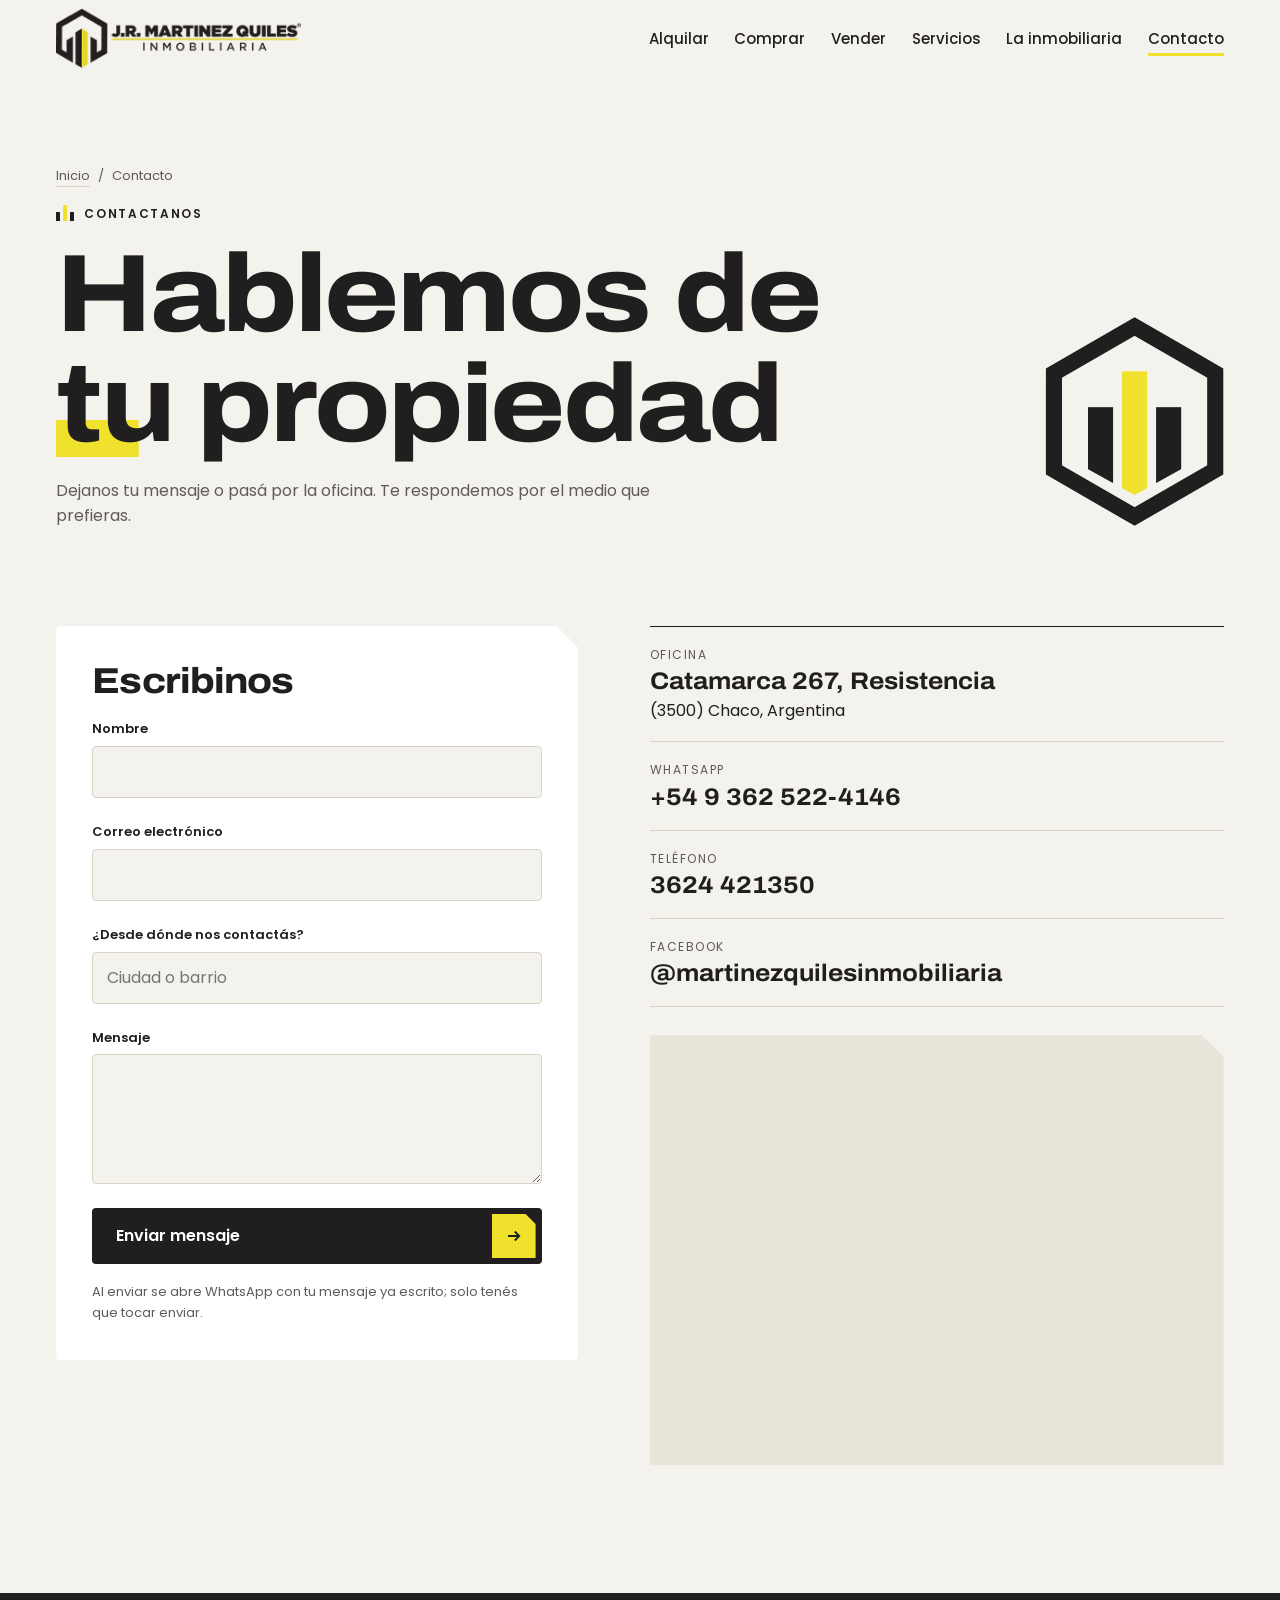
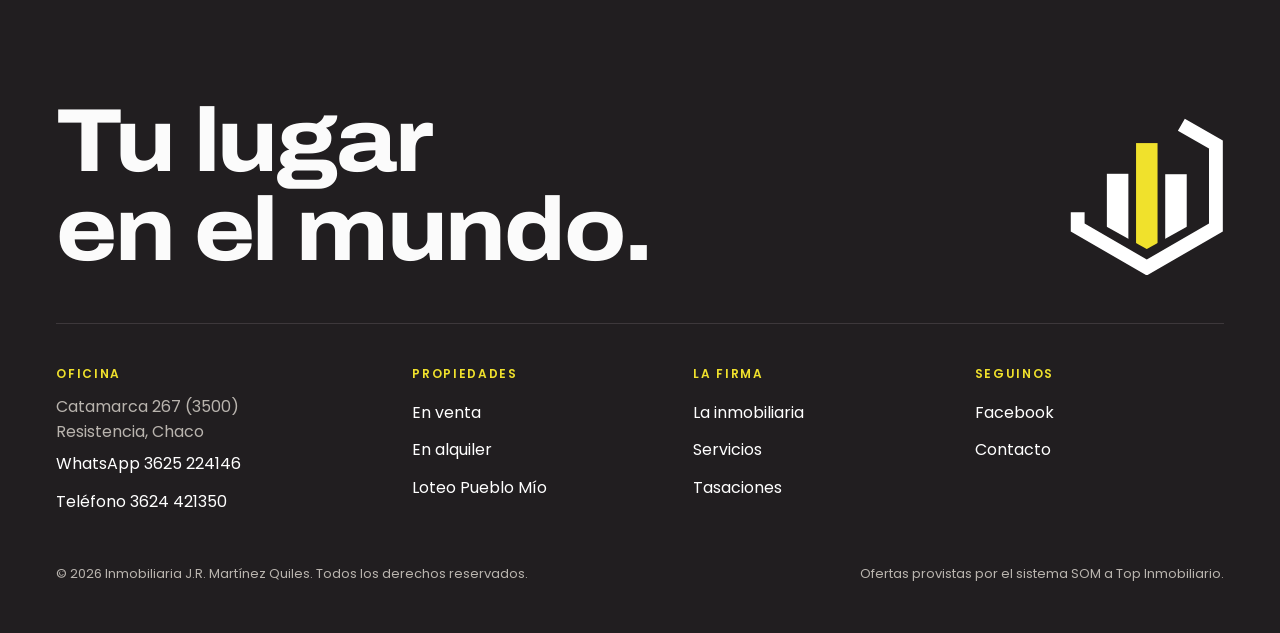
<file: contacto.html>
<!doctype html>
<html lang="es-AR" class="no-js">
<head>
<meta charset="utf-8">
<meta name="viewport" content="width=device-width, initial-scale=1, viewport-fit=cover">
<title>Contacto · J.R. Martínez Quiles Inmobiliaria, Catamarca 267, Resistencia</title>
<meta name="description" content="Escribinos por WhatsApp al 3625 224146 o pasá por la oficina en Catamarca 267, Resistencia, Chaco.">
<link rel="canonical" href="https://inmobiliariamartinezquiles.com.ar/contacto.html">
<meta name="theme-color" content="#211E20">
<meta property="og:type" content="website">
<meta property="og:locale" content="es_AR">
<meta property="og:site_name" content="J.R. Martínez Quiles Inmobiliaria">
<meta property="og:title" content="Contacto · J.R. Martínez Quiles Inmobiliaria, Catamarca 267, Resistencia">
<meta property="og:description" content="Escribinos por WhatsApp al 3625 224146 o pasá por la oficina en Catamarca 267, Resistencia, Chaco.">
<meta property="og:url" content="https://inmobiliariamartinezquiles.com.ar/contacto.html">
<meta property="og:image" content="https://inmobiliariamartinezquiles.com.ar/img/og-imagen.png">
<meta name="twitter:card" content="summary_large_image">
<link rel="icon" href="img/favicon.svg" type="image/svg+xml">
<link rel="apple-touch-icon" href="img/apple-touch-icon.png">
<link rel="preload" href="fonts/archivo-var.woff2" as="font" type="font/woff2" crossorigin>
<link rel="preload" href="fonts/poppins-400.woff2" as="font" type="font/woff2" crossorigin>
<link rel="stylesheet" href="vendor/lenis.css">
<link rel="stylesheet" href="css/sitio.css?v=20261116c">
<script>document.documentElement.className=document.documentElement.className.replace('no-js','js');</script>
<!-- Google Analytics 4 (G-5YYN19STQM): se activa al publicar, cuando el cliente confirme que mantiene esa propiedad. Ver LEEME. -->

</head>
<body>
<a class="saltar" href="#contenido">Saltar al contenido</a>
<div class="progreso" aria-hidden="true"></div>

<!-- ===== INICIO Cabecera ===== -->
<header class="cab">
  <div class="wrap">
    <a class="cab__logo" href="index.html" aria-label="J.R. Martínez Quiles Inmobiliaria, ir al inicio"><img src="img/logo.gif" width="530" height="130" alt="J.R. Martínez Quiles Inmobiliaria"></a>
    <nav class="cab__links" aria-label="Principal">
      <a href="propiedades.html?op=alquiler">Alquilar</a><a href="propiedades.html?op=venta">Comprar</a><a href="tasar.html">Vender</a><a href="servicios.html">Servicios</a><a href="empresa.html">La inmobiliaria</a><a href="contacto.html" aria-current="page">Contacto</a>
    </nav>
    <button class="cab__menu" type="button" aria-label="Abrir menú" aria-expanded="false" aria-controls="menu"><span></span></button>
  </div>
</header>
<div class="menu" id="menu">
  <nav aria-label="Menú">
    <ul class="menu__lista">
      <li><a href="index.html"><small>00</small>Inicio</a></li>
      <li><a href="propiedades.html?op=alquiler"><small>01</small>Alquilar</a></li>
      <li><a href="propiedades.html?op=venta"><small>02</small>Comprar</a></li>
      <li><a href="tasar.html"><small>03</small>Vender</a></li>
      <li><a href="servicios.html"><small>04</small>Servicios</a></li>
      <li><a href="empresa.html"><small>05</small>La inmobiliaria</a></li>
      <li><a href="contacto.html"><small>06</small>Contacto</a></li>
    </ul>
  </nav>
  <div class="menu__pie">
    <span>Catamarca 267, Resistencia, Chaco</span>
    <a href="https://wa.me/5493625224146?text=Hola%2C%20les%20escribo%20desde%20el%20men%C3%BA%20de%20la%20web.%20Quiero%20hacer%20una%20consulta." target="_blank" rel="noopener">WhatsApp 3625 224146</a>
  </div>
</div>
<!-- ===== FIN Cabecera ===== -->

<main id="contenido">

<!-- ===== INICIO Portada interior ===== -->
<section class="tapa">
  <div class="wrap tapa__in">
    <div style="display:grid;gap:18px;justify-items:start">
      <nav class="migas" aria-label="Estás en" data-pieza><a href="index.html">Inicio</a> / <span>Contacto</span></nav>
      <p class="ceja" data-pieza><span class="barras" aria-hidden="true"><i></i><i></i><i></i></span>Contactanos</p>
      <h1 class="titulo h-xl"><span class="linea"><span class="linea__in">Hablemos de</span></span><span class="linea"><span class="linea__in"><span class="sub" data-sub>tu propiedad</span></span></span></h1>
      <p class="bajada" data-pieza>Dejanos tu mensaje o pasá por la oficina. Te respondemos por el medio que prefieras.</p>
      
    </div>
    <svg viewBox="0 0 100 116" class="tapa__hex" data-iso-scroll aria-hidden="true">
      <defs><clipPath id="iso-tapa"><polygon points="50,17 86,37 86,79 50,99 14,79 14,37"/></clipPath></defs>
      <g clip-path="url(#iso-tapa)"><rect data-barra x="24" y="50" width="14" height="60" fill="currentColor"/><rect data-barra x="43" y="30" width="14" height="80" fill="#F0E12C"/><rect data-barra x="62" y="50" width="14" height="60" fill="currentColor"/></g>
      <path data-hexa d="M72.5,18 95,31 95,85 50,111 5,85 5,31 50,5Z" fill="none" stroke="currentColor" stroke-width="9" stroke-linejoin="miter"/>
    </svg>
  </div>
</section>
<!-- ===== FIN Portada interior ===== -->
<section class="seccion" style="padding-top:20px" data-oculta-barra>
  <div class="wrap dos">
    <form class="form" data-wa="Mensaje desde el formulario de contacto de la web" novalidate data-reveal>
      <h2 class="titulo h-md">Escribinos</h2>
      <div class="campo"><label for="k-nombre">Nombre</label><input id="k-nombre" name="nombre" data-etiqueta="Nombre" autocomplete="name" required aria-describedby="k-nombre-error"><span class="campo__error" id="k-nombre-error" role="alert"></span></div>
      <div class="campo"><label for="k-email">Correo electrónico</label><input id="k-email" name="remitente" type="email" data-etiqueta="Correo" data-regla="email" autocomplete="email" required aria-describedby="k-email-error"><span class="campo__error" id="k-email-error" role="alert"></span></div>
      <div class="campo"><label for="k-desde">¿Desde dónde nos contactás?</label><input id="k-desde" name="desdedonde" data-etiqueta="Desde dónde" placeholder="Ciudad o barrio" required aria-describedby="k-desde-error"><span class="campo__error" id="k-desde-error" role="alert"></span></div>
      <div class="campo"><label for="k-msg">Mensaje</label><textarea id="k-msg" name="mensaje" data-etiqueta="Mensaje" required aria-describedby="k-msg-error"></textarea><span class="campo__error" id="k-msg-error" role="alert"></span></div>
      <div class="trampa" aria-hidden="true"><label>No completar<input name="website_check" tabindex="-1" autocomplete="off"></label></div>
      <button class="btn" type="submit" data-magnetic>Enviar mensaje <span class="btn__flecha"><svg viewBox="0 0 24 24" fill="none" stroke="currentColor" stroke-width="2.4" aria-hidden="true"><path d="M4 12h15M13 6l6 6-6 6"/></svg></span></button>
      <p class="form__nota">Al enviar se abre WhatsApp con tu mensaje ya escrito; solo tenés que tocar enviar.</p>
      <div class="form__ok" hidden tabindex="-1"><b>Se abrió WhatsApp con tu mensaje listo para enviar.</b><a href="#" target="_blank" rel="noopener">Si no se abrió, tocá acá.</a></div>
    </form>
    <div style="display:grid;gap:28px">
      <div data-reveal>
      <div class="datos-contacto">
        <a href="https://www.google.com/maps/search/?api=1&query=Catamarca+267,+Resistencia,+Chaco" target="_blank" rel="noopener"><small>Oficina</small><b>Catamarca 267, Resistencia</b><span>(3500) Chaco, Argentina</span></a>
        <a href="https://wa.me/5493625224146?text=Hola%2C%20les%20escribo%20desde%20la%20secci%C3%B3n%20de%20contacto%20de%20la%20web." target="_blank" rel="noopener"><small>WhatsApp</small><b>+54 9 362 522-4146</b></a>
        <a href="tel:+543624421350"><small>Teléfono</small><b>3624 421350</b></a>
        <a href="https://www.facebook.com/martinezquilesinmobiliaria/" target="_blank" rel="noopener"><small>Facebook</small><b>@martinezquilesinmobiliaria</b></a>
      </div></div>
      <div class="mapa" data-reveal><iframe src="https://www.google.com/maps?q=J.R.+Martinez+Quiles+Inmobiliaria,+Catamarca+267,+Resistencia,+Chaco&z=16&output=embed" title="Mapa de la oficina: Catamarca 267, Resistencia" loading="lazy" referrerpolicy="no-referrer-when-downgrade" allowfullscreen></iframe></div>
    </div>
  </div>
</section>
</main>

<!-- ===== INICIO Pie ===== -->
<footer class="pie">
  <div class="wrap">
    <div class="pie__arriba">
      <p class="titulo pie__lema">Tu lugar<br>en el <span class="sub">mundo.</span></p>
      <svg viewBox="0 0 100 116" class="pie__iso" data-iso-scroll aria-hidden="true">
      <defs><clipPath id="iso-pie"><polygon points="50,17 86,37 86,79 50,99 14,79 14,37"/></clipPath></defs>
      <g clip-path="url(#iso-pie)"><rect data-barra x="24" y="50" width="14" height="60" fill="currentColor"/><rect data-barra x="43" y="30" width="14" height="80" fill="#F0E12C"/><rect data-barra x="62" y="50" width="14" height="60" fill="currentColor"/></g>
      <path data-hexa d="M72.5,18 95,31 95,85 50,111 5,85 5,31 50,5Z" fill="none" stroke="currentColor" stroke-width="9" stroke-linejoin="miter"/>
    </svg>
    </div>
    <div class="pie__cols">
      <div>
        <h2>Oficina</h2>
        <p>Catamarca 267 (3500)<br>Resistencia, Chaco</p>
        <a href="https://wa.me/5493625224146?text=Hola%2C%20les%20escribo%20desde%20la%20web%20de%20la%20inmobiliaria." target="_blank" rel="noopener">WhatsApp 3625 224146</a>
        <a href="tel:+543624421350">Teléfono 3624 421350</a>
      </div>
      <div>
        <h2>Propiedades</h2>
        <a href="propiedades.html?op=venta">En venta</a>
        <a href="propiedades.html?op=alquiler">En alquiler</a>
        <a href="propiedades.html?q=pueblo+mio">Loteo Pueblo Mío</a>
      </div>
      <div>
        <h2>La firma</h2>
        <a href="empresa.html">La inmobiliaria</a>
        <a href="servicios.html">Servicios</a>
        <a href="tasar.html">Tasaciones</a>
      </div>
      <div>
        <h2>Seguinos</h2>
        <a href="https://www.facebook.com/martinezquilesinmobiliaria/" target="_blank" rel="noopener">Facebook</a>
        <a href="contacto.html">Contacto</a>
      </div>
    </div>
    <div class="pie__legal">
      <span>© <span data-anio>2026</span> Inmobiliaria J.R. Martínez Quiles. Todos los derechos reservados.</span>
      <span>Ofertas provistas por el sistema SOM a Top Inmobiliario.</span>
    </div>
  </div>
</footer>
<!-- ===== FIN Pie ===== -->

<div class="barra-movil">
  <a href="https://wa.me/5493625224146?text=Hola%2C%20les%20escribo%20desde%20la%20web.%20Quiero%20hacer%20una%20consulta." target="_blank" rel="noopener">WhatsApp</a>
  <a href="propiedades.html">Ver propiedades</a>
</div>

<div class="telon" aria-hidden="true"><span class="barras"><i></i><i></i><i></i></span></div>


<script src="vendor/gsap.min.js" defer></script>
<script src="vendor/ScrollTrigger.min.js" defer></script>
<script src="vendor/SplitText.min.js" defer></script>
<script src="vendor/lenis.min.js" defer></script>

<script src="js/main.js?v=20261116c" defer></script>
</body>
</html>
</file>
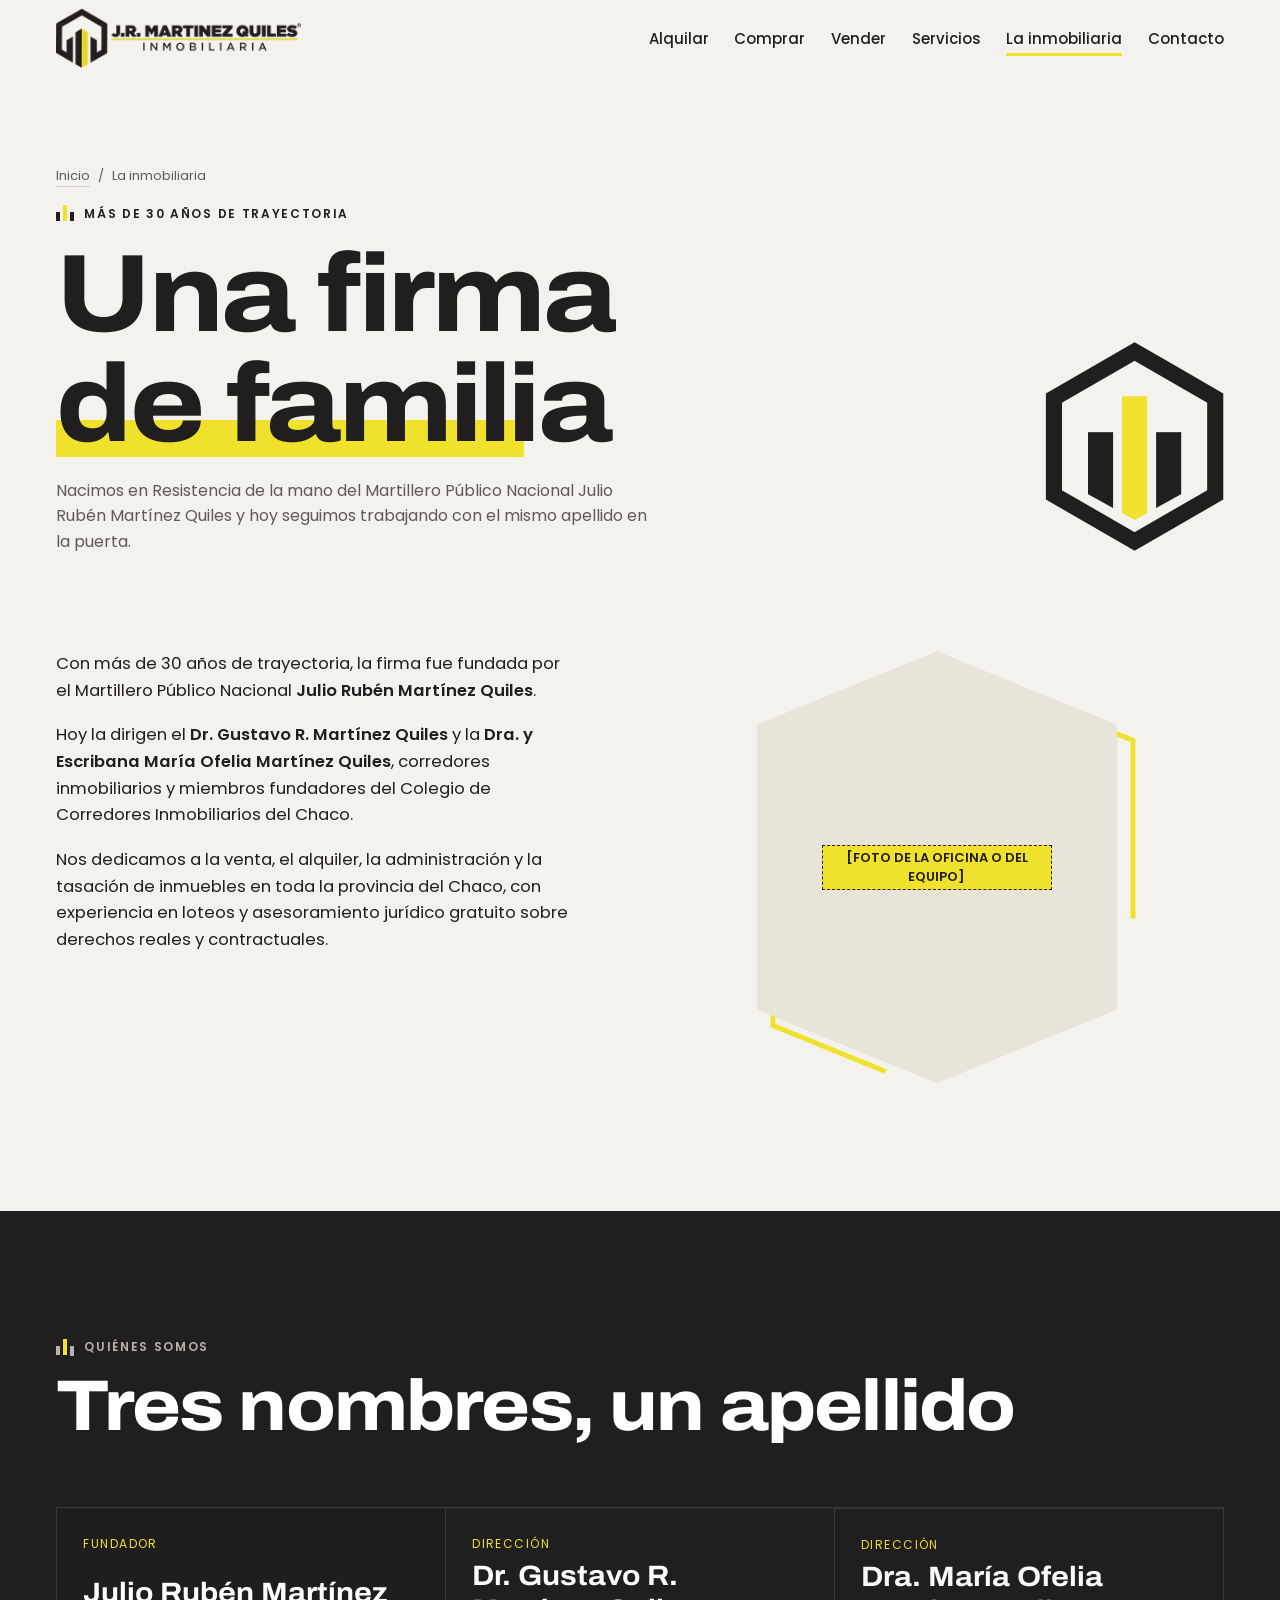
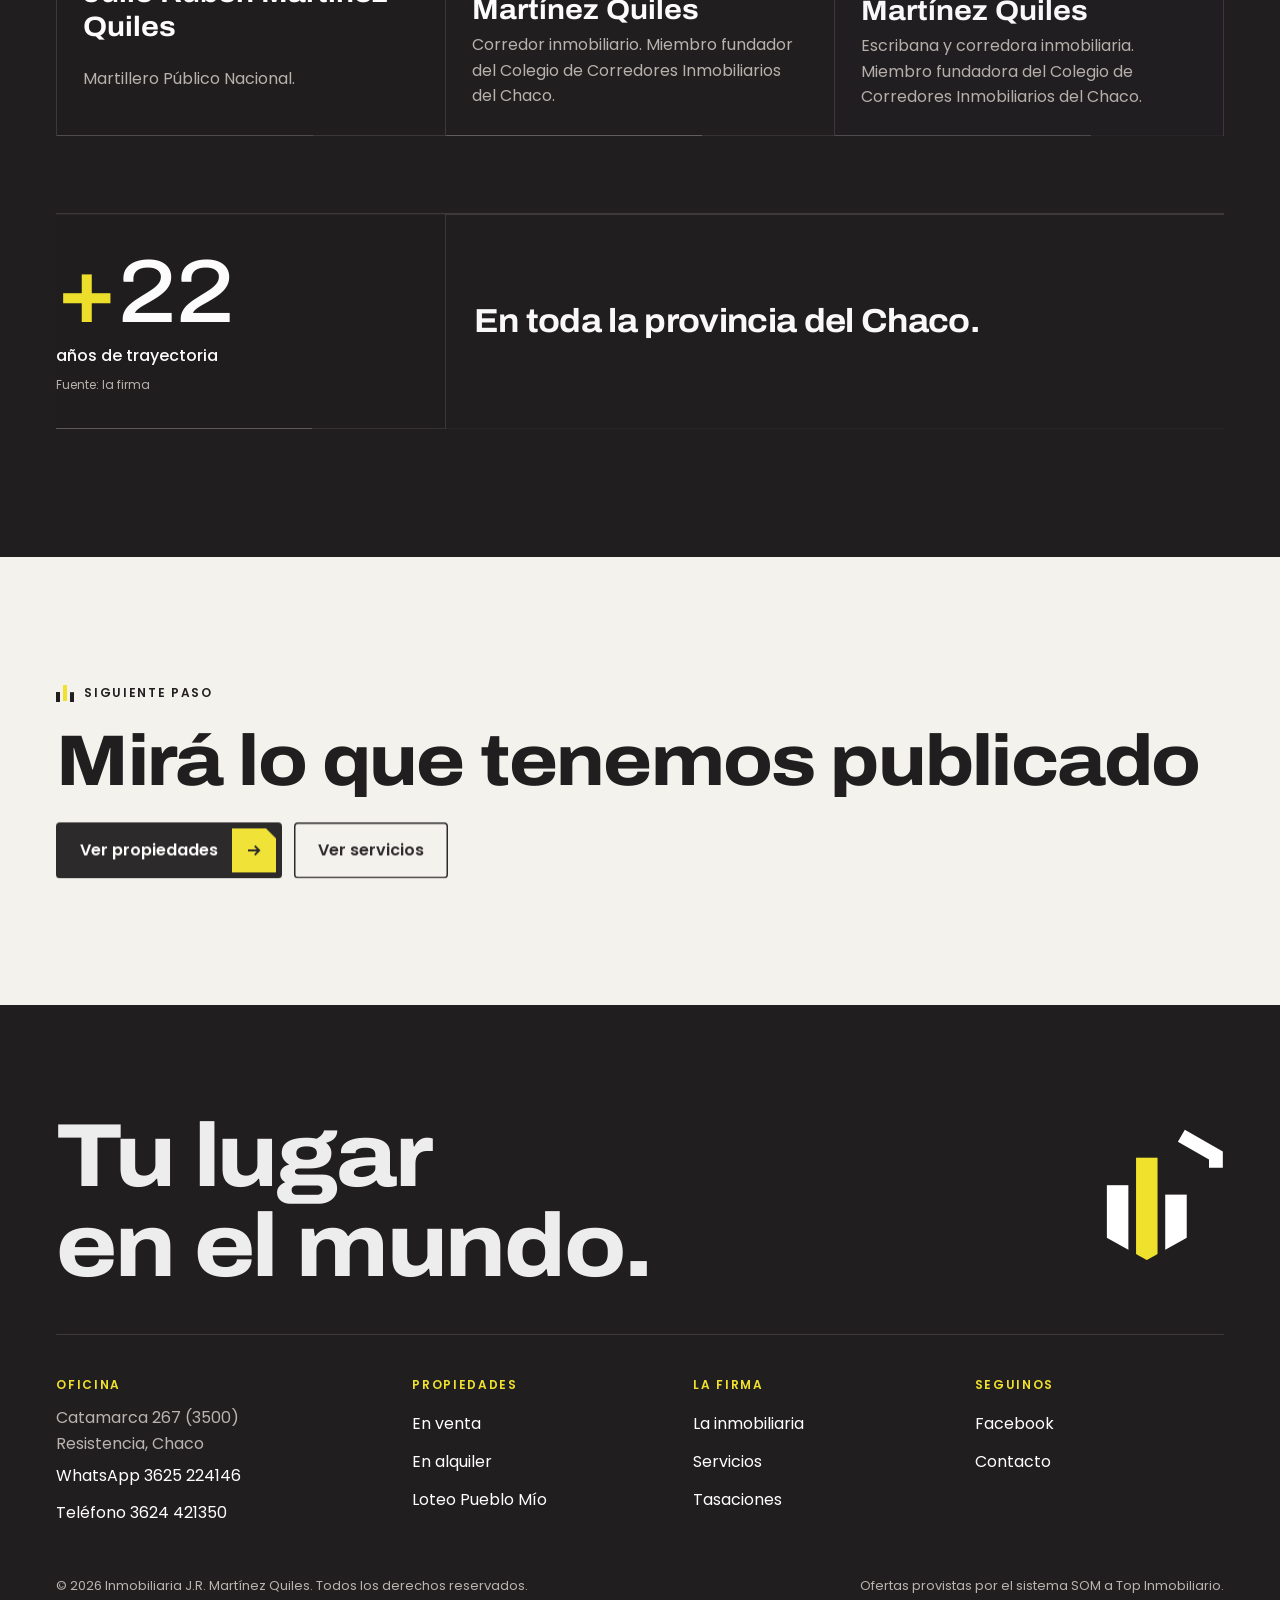
<file: empresa.html>
<!doctype html>
<html lang="es-AR" class="no-js">
<head>
<meta charset="utf-8">
<meta name="viewport" content="width=device-width, initial-scale=1, viewport-fit=cover">
<title>La inmobiliaria · J.R. Martínez Quiles, más de 30 años en Resistencia</title>
<meta name="description" content="Firma fundada por el Martillero Público Nacional Julio Rubén Martínez Quiles. Corredores inmobiliarios y miembros fundadores del Colegio de Corredores Inmobiliarios del Chaco.">
<link rel="canonical" href="https://inmobiliariamartinezquiles.com.ar/empresa.html">
<meta name="theme-color" content="#211E20">
<meta property="og:type" content="website">
<meta property="og:locale" content="es_AR">
<meta property="og:site_name" content="J.R. Martínez Quiles Inmobiliaria">
<meta property="og:title" content="La inmobiliaria · J.R. Martínez Quiles, más de 30 años en Resistencia">
<meta property="og:description" content="Firma fundada por el Martillero Público Nacional Julio Rubén Martínez Quiles. Corredores inmobiliarios y miembros fundadores del Colegio de Corredores Inmobiliarios del Chaco.">
<meta property="og:url" content="https://inmobiliariamartinezquiles.com.ar/empresa.html">
<meta property="og:image" content="https://inmobiliariamartinezquiles.com.ar/img/og-imagen.png">
<meta name="twitter:card" content="summary_large_image">
<link rel="icon" href="img/favicon.svg" type="image/svg+xml">
<link rel="apple-touch-icon" href="img/apple-touch-icon.png">
<link rel="preload" href="fonts/archivo-var.woff2" as="font" type="font/woff2" crossorigin>
<link rel="preload" href="fonts/poppins-400.woff2" as="font" type="font/woff2" crossorigin>
<link rel="stylesheet" href="vendor/lenis.css">
<link rel="stylesheet" href="css/sitio.css?v=20261116c">
<script>document.documentElement.className=document.documentElement.className.replace('no-js','js');</script>
<!-- Google Analytics 4 (G-5YYN19STQM): se activa al publicar, cuando el cliente confirme que mantiene esa propiedad. Ver LEEME. -->

</head>
<body>
<a class="saltar" href="#contenido">Saltar al contenido</a>
<div class="progreso" aria-hidden="true"></div>

<!-- ===== INICIO Cabecera ===== -->
<header class="cab">
  <div class="wrap">
    <a class="cab__logo" href="index.html" aria-label="J.R. Martínez Quiles Inmobiliaria, ir al inicio"><img src="img/logo.gif" width="530" height="130" alt="J.R. Martínez Quiles Inmobiliaria"></a>
    <nav class="cab__links" aria-label="Principal">
      <a href="propiedades.html?op=alquiler">Alquilar</a><a href="propiedades.html?op=venta">Comprar</a><a href="tasar.html">Vender</a><a href="servicios.html">Servicios</a><a href="empresa.html" aria-current="page">La inmobiliaria</a><a href="contacto.html">Contacto</a>
    </nav>
    <button class="cab__menu" type="button" aria-label="Abrir menú" aria-expanded="false" aria-controls="menu"><span></span></button>
  </div>
</header>
<div class="menu" id="menu">
  <nav aria-label="Menú">
    <ul class="menu__lista">
      <li><a href="index.html"><small>00</small>Inicio</a></li>
      <li><a href="propiedades.html?op=alquiler"><small>01</small>Alquilar</a></li>
      <li><a href="propiedades.html?op=venta"><small>02</small>Comprar</a></li>
      <li><a href="tasar.html"><small>03</small>Vender</a></li>
      <li><a href="servicios.html"><small>04</small>Servicios</a></li>
      <li><a href="empresa.html"><small>05</small>La inmobiliaria</a></li>
      <li><a href="contacto.html"><small>06</small>Contacto</a></li>
    </ul>
  </nav>
  <div class="menu__pie">
    <span>Catamarca 267, Resistencia, Chaco</span>
    <a href="https://wa.me/5493625224146?text=Hola%2C%20les%20escribo%20desde%20el%20men%C3%BA%20de%20la%20web.%20Quiero%20hacer%20una%20consulta." target="_blank" rel="noopener">WhatsApp 3625 224146</a>
  </div>
</div>
<!-- ===== FIN Cabecera ===== -->

<main id="contenido">

<!-- ===== INICIO Portada interior ===== -->
<section class="tapa">
  <div class="wrap tapa__in">
    <div style="display:grid;gap:18px;justify-items:start">
      <nav class="migas" aria-label="Estás en" data-pieza><a href="index.html">Inicio</a> / <span>La inmobiliaria</span></nav>
      <p class="ceja" data-pieza><span class="barras" aria-hidden="true"><i></i><i></i><i></i></span>Más de 30 años de trayectoria</p>
      <h1 class="titulo h-xl"><span class="linea"><span class="linea__in">Una firma</span></span><span class="linea"><span class="linea__in"><span class="sub" data-sub>de familia</span></span></span></h1>
      <p class="bajada" data-pieza>Nacimos en Resistencia de la mano del Martillero Público Nacional Julio Rubén Martínez Quiles y hoy seguimos trabajando con el mismo apellido en la puerta.</p>
      
    </div>
    <svg viewBox="0 0 100 116" class="tapa__hex" data-iso-scroll aria-hidden="true">
      <defs><clipPath id="iso-tapa"><polygon points="50,17 86,37 86,79 50,99 14,79 14,37"/></clipPath></defs>
      <g clip-path="url(#iso-tapa)"><rect data-barra x="24" y="50" width="14" height="60" fill="currentColor"/><rect data-barra x="43" y="30" width="14" height="80" fill="#F0E12C"/><rect data-barra x="62" y="50" width="14" height="60" fill="currentColor"/></g>
      <path data-hexa d="M72.5,18 95,31 95,85 50,111 5,85 5,31 50,5Z" fill="none" stroke="currentColor" stroke-width="9" stroke-linejoin="miter"/>
    </svg>
  </div>
</section>
<!-- ===== FIN Portada interior ===== -->
<section class="seccion" style="padding-top:20px">
  <div class="wrap dos">
    <div class="prosa">
      <p data-reveal>Con más de 30 años de trayectoria, la firma fue fundada por el Martillero Público Nacional <b>Julio Rubén Martínez Quiles</b>.</p>
      <p data-reveal>Hoy la dirigen el <b>Dr. Gustavo R. Martínez Quiles</b> y la <b>Dra. y Escribana María Ofelia Martínez Quiles</b>, corredores inmobiliarios y miembros fundadores del Colegio de Corredores Inmobiliarios del Chaco.</p>
      <p data-reveal>Nos dedicamos a la venta, el alquiler, la administración y la tasación de inmuebles en toda la provincia del Chaco, con experiencia en loteos y asesoramiento jurídico gratuito sobre derechos reales y contractuales.</p>
    </div>
    <div class="hex" data-hex style="width:min(70vw,360px);aspect-ratio:5/6;justify-self:center">
      <svg class="contorno" viewBox="0 0 100 120" preserveAspectRatio="none" aria-hidden="true"><polygon points="50,0 100,20.4 100,99.6 50,120 0,99.6 0,20.4"/></svg>
      <div class="marco" style="display:grid;place-items:center;padding:18%;text-align:center"><span class="marcador">[FOTO DE LA OFICINA O DEL EQUIPO]</span></div>
    </div>
  </div>
</section>
<section class="seccion oscuro">
  <div class="wrap">
    <div class="cabecera-sec"><p class="ceja" ><span class="barras" aria-hidden="true"><i></i><i></i><i></i></span>Quiénes somos</p><h2 class="titulo h-lg" data-split>Tres nombres, <span class="sub">un apellido</span></h2></div>
    <div class="personas">
      <div class="persona" data-reveal><small>Fundador</small><b>Julio Rubén Martínez Quiles</b><p>Martillero Público Nacional.</p></div>
      <div class="persona" data-reveal><small>Dirección</small><b>Dr. Gustavo R. Martínez Quiles</b><p>Corredor inmobiliario. Miembro fundador del Colegio de Corredores Inmobiliarios del Chaco.</p></div>
      <div class="persona" data-reveal><small>Dirección</small><b>Dra. María Ofelia Martínez Quiles</b><p>Escribana y corredora inmobiliaria. Miembro fundadora del Colegio de Corredores Inmobiliarios del Chaco.</p></div>
    </div>
    <div class="cifras">
      <div class="cifra" data-reveal><b>+<span data-count="30">30</span></b><span>años de trayectoria</span><small>Fuente: la firma</small></div>
      <div class="cifra" data-reveal style="grid-column:span 2;align-content:center"><p class="manifiesto" style="font-size:clamp(22px,2.6vw,34px);max-width:26ch">En toda la provincia del Chaco.</p></div>
    </div>
  </div>
</section>
<section class="seccion" data-oculta-barra>
  <div class="wrap" style="display:grid;gap:24px;justify-items:start">
    <p class="ceja" ><span class="barras" aria-hidden="true"><i></i><i></i><i></i></span>Siguiente paso</p>
    <h2 class="titulo h-lg" data-split>Mirá lo que tenemos <span class="sub">publicado</span></h2>
    <p data-reveal style="display:flex;flex-wrap:wrap;gap:12px"><a class="btn " href="propiedades.html" data-magnetic>Ver propiedades <span class="btn__flecha"><svg viewBox="0 0 24 24" fill="none" stroke="currentColor" stroke-width="2.4" aria-hidden="true"><path d="M4 12h15M13 6l6 6-6 6"/></svg></span></a><a class="btn btn--linea" href="servicios.html">Ver servicios</a></p>
  </div>
</section>
</main>

<!-- ===== INICIO Pie ===== -->
<footer class="pie">
  <div class="wrap">
    <div class="pie__arriba">
      <p class="titulo pie__lema">Tu lugar<br>en el <span class="sub">mundo.</span></p>
      <svg viewBox="0 0 100 116" class="pie__iso" data-iso-scroll aria-hidden="true">
      <defs><clipPath id="iso-pie"><polygon points="50,17 86,37 86,79 50,99 14,79 14,37"/></clipPath></defs>
      <g clip-path="url(#iso-pie)"><rect data-barra x="24" y="50" width="14" height="60" fill="currentColor"/><rect data-barra x="43" y="30" width="14" height="80" fill="#F0E12C"/><rect data-barra x="62" y="50" width="14" height="60" fill="currentColor"/></g>
      <path data-hexa d="M72.5,18 95,31 95,85 50,111 5,85 5,31 50,5Z" fill="none" stroke="currentColor" stroke-width="9" stroke-linejoin="miter"/>
    </svg>
    </div>
    <div class="pie__cols">
      <div>
        <h2>Oficina</h2>
        <p>Catamarca 267 (3500)<br>Resistencia, Chaco</p>
        <a href="https://wa.me/5493625224146?text=Hola%2C%20les%20escribo%20desde%20la%20web%20de%20la%20inmobiliaria." target="_blank" rel="noopener">WhatsApp 3625 224146</a>
        <a href="tel:+543624421350">Teléfono 3624 421350</a>
      </div>
      <div>
        <h2>Propiedades</h2>
        <a href="propiedades.html?op=venta">En venta</a>
        <a href="propiedades.html?op=alquiler">En alquiler</a>
        <a href="propiedades.html?q=pueblo+mio">Loteo Pueblo Mío</a>
      </div>
      <div>
        <h2>La firma</h2>
        <a href="empresa.html">La inmobiliaria</a>
        <a href="servicios.html">Servicios</a>
        <a href="tasar.html">Tasaciones</a>
      </div>
      <div>
        <h2>Seguinos</h2>
        <a href="https://www.facebook.com/martinezquilesinmobiliaria/" target="_blank" rel="noopener">Facebook</a>
        <a href="contacto.html">Contacto</a>
      </div>
    </div>
    <div class="pie__legal">
      <span>© <span data-anio>2026</span> Inmobiliaria J.R. Martínez Quiles. Todos los derechos reservados.</span>
      <span>Ofertas provistas por el sistema SOM a Top Inmobiliario.</span>
    </div>
  </div>
</footer>
<!-- ===== FIN Pie ===== -->

<div class="barra-movil">
  <a href="https://wa.me/5493625224146?text=Hola%2C%20les%20escribo%20desde%20la%20web.%20Quiero%20hacer%20una%20consulta." target="_blank" rel="noopener">WhatsApp</a>
  <a href="propiedades.html">Ver propiedades</a>
</div>

<div class="telon" aria-hidden="true"><span class="barras"><i></i><i></i><i></i></span></div>


<script src="vendor/gsap.min.js" defer></script>
<script src="vendor/ScrollTrigger.min.js" defer></script>
<script src="vendor/SplitText.min.js" defer></script>
<script src="vendor/lenis.min.js" defer></script>

<script src="js/main.js?v=20261116c" defer></script>
</body>
</html>
</file>
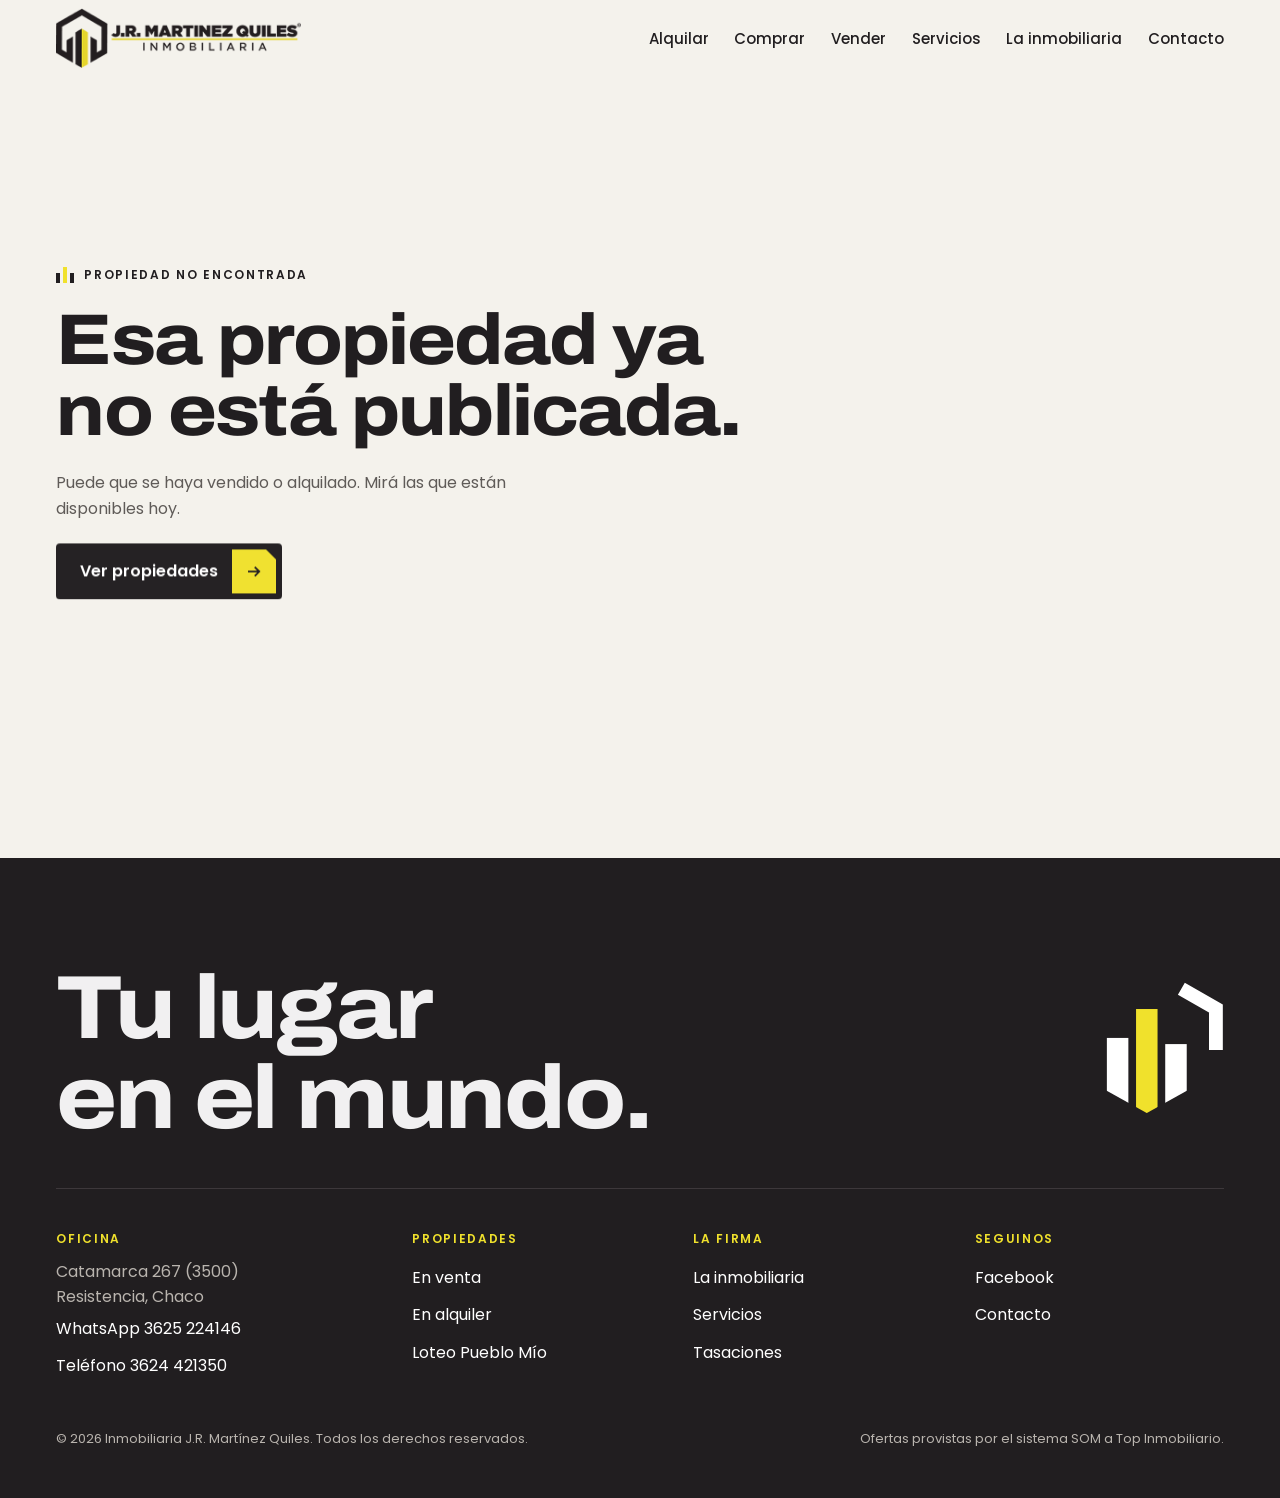
<file: propiedad.html>
<!doctype html>
<html lang="es-AR" class="no-js">
<head>
<meta charset="utf-8">
<meta name="viewport" content="width=device-width, initial-scale=1, viewport-fit=cover">
<title>Propiedad · J.R. Martínez Quiles Inmobiliaria</title>
<meta name="description" content="Ficha de la propiedad: fotos, precio, descripción y características. Consultá por WhatsApp con el código precargado.">
<link rel="canonical" href="https://inmobiliariamartinezquiles.com.ar/propiedad.html">
<meta name="theme-color" content="#211E20">
<meta property="og:type" content="website">
<meta property="og:locale" content="es_AR">
<meta property="og:site_name" content="J.R. Martínez Quiles Inmobiliaria">
<meta property="og:title" content="Propiedad · J.R. Martínez Quiles Inmobiliaria">
<meta property="og:description" content="Ficha de la propiedad: fotos, precio, descripción y características. Consultá por WhatsApp con el código precargado.">
<meta property="og:url" content="https://inmobiliariamartinezquiles.com.ar/propiedad.html">
<meta property="og:image" content="https://inmobiliariamartinezquiles.com.ar/img/og-imagen.png">
<meta name="twitter:card" content="summary_large_image">
<link rel="icon" href="img/favicon.svg" type="image/svg+xml">
<link rel="apple-touch-icon" href="img/apple-touch-icon.png">
<link rel="preload" href="fonts/archivo-var.woff2" as="font" type="font/woff2" crossorigin>
<link rel="preload" href="fonts/poppins-400.woff2" as="font" type="font/woff2" crossorigin>
<link rel="stylesheet" href="vendor/lenis.css">
<link rel="stylesheet" href="css/sitio.css?v=20261116c">
<script>document.documentElement.className=document.documentElement.className.replace('no-js','js');</script>
<!-- Google Analytics 4 (G-5YYN19STQM): se activa al publicar, cuando el cliente confirme que mantiene esa propiedad. Ver LEEME. -->

</head>
<body>
<a class="saltar" href="#contenido">Saltar al contenido</a>
<div class="progreso" aria-hidden="true"></div>

<!-- ===== INICIO Cabecera ===== -->
<header class="cab">
  <div class="wrap">
    <a class="cab__logo" href="index.html" aria-label="J.R. Martínez Quiles Inmobiliaria, ir al inicio"><img src="img/logo.gif" width="530" height="130" alt="J.R. Martínez Quiles Inmobiliaria"></a>
    <nav class="cab__links" aria-label="Principal">
      <a href="propiedades.html?op=alquiler">Alquilar</a><a href="propiedades.html?op=venta">Comprar</a><a href="tasar.html">Vender</a><a href="servicios.html">Servicios</a><a href="empresa.html">La inmobiliaria</a><a href="contacto.html">Contacto</a>
    </nav>
    <button class="cab__menu" type="button" aria-label="Abrir menú" aria-expanded="false" aria-controls="menu"><span></span></button>
  </div>
</header>
<div class="menu" id="menu">
  <nav aria-label="Menú">
    <ul class="menu__lista">
      <li><a href="index.html"><small>00</small>Inicio</a></li>
      <li><a href="propiedades.html?op=alquiler"><small>01</small>Alquilar</a></li>
      <li><a href="propiedades.html?op=venta"><small>02</small>Comprar</a></li>
      <li><a href="tasar.html"><small>03</small>Vender</a></li>
      <li><a href="servicios.html"><small>04</small>Servicios</a></li>
      <li><a href="empresa.html"><small>05</small>La inmobiliaria</a></li>
      <li><a href="contacto.html"><small>06</small>Contacto</a></li>
    </ul>
  </nav>
  <div class="menu__pie">
    <span>Catamarca 267, Resistencia, Chaco</span>
    <a href="https://wa.me/5493625224146?text=Hola%2C%20les%20escribo%20desde%20el%20men%C3%BA%20de%20la%20web.%20Quiero%20hacer%20una%20consulta." target="_blank" rel="noopener">WhatsApp 3625 224146</a>
  </div>
</div>
<!-- ===== FIN Cabecera ===== -->

<main id="contenido">
<div id="ficha" class="ficha"><noscript><div class="wrap"><p>Para ver la ficha activá JavaScript o escribinos por WhatsApp al 3625 224146.</p></div></noscript></div>
</main>

<!-- ===== INICIO Pie ===== -->
<footer class="pie">
  <div class="wrap">
    <div class="pie__arriba">
      <p class="titulo pie__lema">Tu lugar<br>en el <span class="sub">mundo.</span></p>
      <svg viewBox="0 0 100 116" class="pie__iso" data-iso-scroll aria-hidden="true">
      <defs><clipPath id="iso-pie"><polygon points="50,17 86,37 86,79 50,99 14,79 14,37"/></clipPath></defs>
      <g clip-path="url(#iso-pie)"><rect data-barra x="24" y="50" width="14" height="60" fill="currentColor"/><rect data-barra x="43" y="30" width="14" height="80" fill="#F0E12C"/><rect data-barra x="62" y="50" width="14" height="60" fill="currentColor"/></g>
      <path data-hexa d="M72.5,18 95,31 95,85 50,111 5,85 5,31 50,5Z" fill="none" stroke="currentColor" stroke-width="9" stroke-linejoin="miter"/>
    </svg>
    </div>
    <div class="pie__cols">
      <div>
        <h2>Oficina</h2>
        <p>Catamarca 267 (3500)<br>Resistencia, Chaco</p>
        <a href="https://wa.me/5493625224146?text=Hola%2C%20les%20escribo%20desde%20la%20web%20de%20la%20inmobiliaria." target="_blank" rel="noopener">WhatsApp 3625 224146</a>
        <a href="tel:+543624421350">Teléfono 3624 421350</a>
      </div>
      <div>
        <h2>Propiedades</h2>
        <a href="propiedades.html?op=venta">En venta</a>
        <a href="propiedades.html?op=alquiler">En alquiler</a>
        <a href="propiedades.html?q=pueblo+mio">Loteo Pueblo Mío</a>
      </div>
      <div>
        <h2>La firma</h2>
        <a href="empresa.html">La inmobiliaria</a>
        <a href="servicios.html">Servicios</a>
        <a href="tasar.html">Tasaciones</a>
      </div>
      <div>
        <h2>Seguinos</h2>
        <a href="https://www.facebook.com/martinezquilesinmobiliaria/" target="_blank" rel="noopener">Facebook</a>
        <a href="contacto.html">Contacto</a>
      </div>
    </div>
    <div class="pie__legal">
      <span>© <span data-anio>2026</span> Inmobiliaria J.R. Martínez Quiles. Todos los derechos reservados.</span>
      <span>Ofertas provistas por el sistema SOM a Top Inmobiliario.</span>
    </div>
  </div>
</footer>
<!-- ===== FIN Pie ===== -->

<div class="barra-movil">
  <a href="https://wa.me/5493625224146?text=Hola%2C%20les%20escribo%20desde%20la%20web.%20Quiero%20hacer%20una%20consulta." target="_blank" rel="noopener">WhatsApp</a>
  <a href="propiedades.html">Ver propiedades</a>
</div>

<div class="telon" aria-hidden="true"><span class="barras"><i></i><i></i><i></i></span></div>


<script src="vendor/gsap.min.js" defer></script>
<script src="vendor/ScrollTrigger.min.js" defer></script>
<script src="vendor/SplitText.min.js" defer></script>
<script src="vendor/lenis.min.js" defer></script>
<script src="data/propiedades.js?v=20261116c" defer></script>
<script src="js/catalogo.js?v=20261116c" defer></script>
<script src="js/main.js?v=20261116c" defer></script>
</body>
</html>
</file>
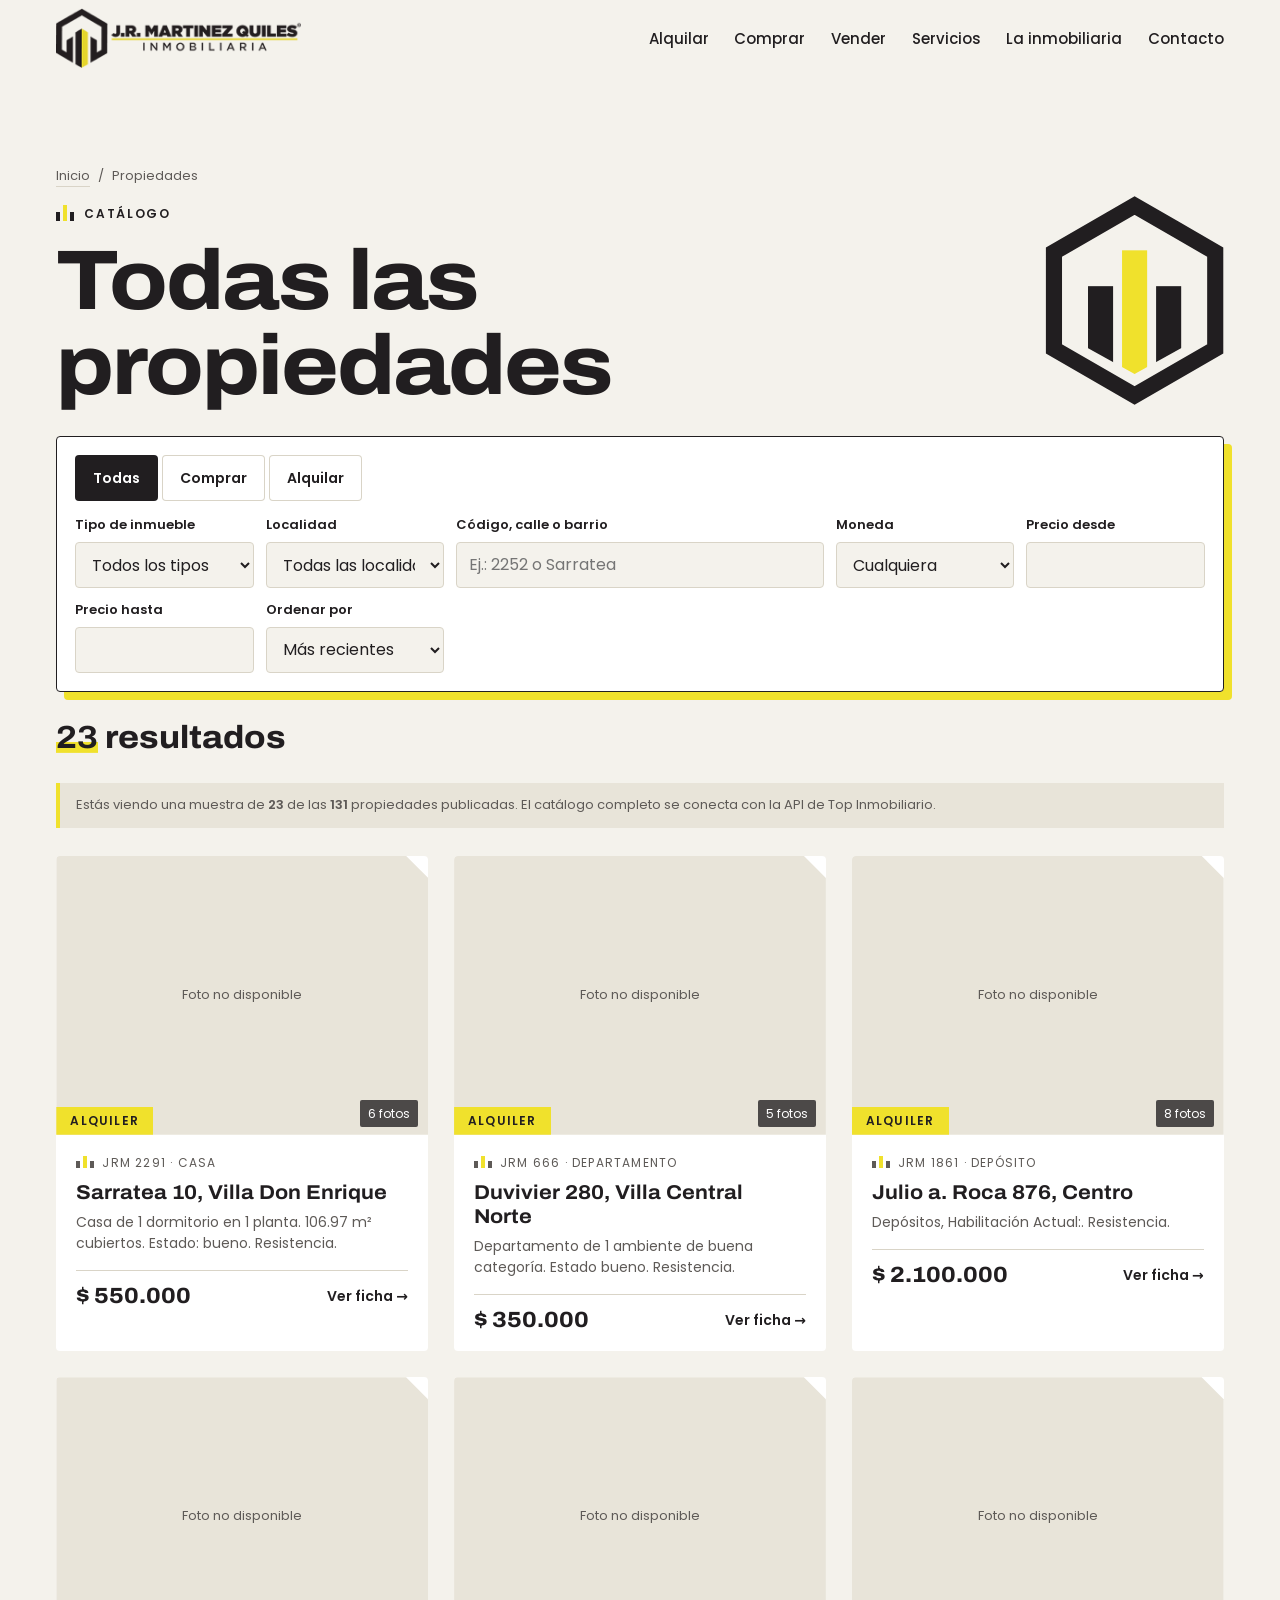
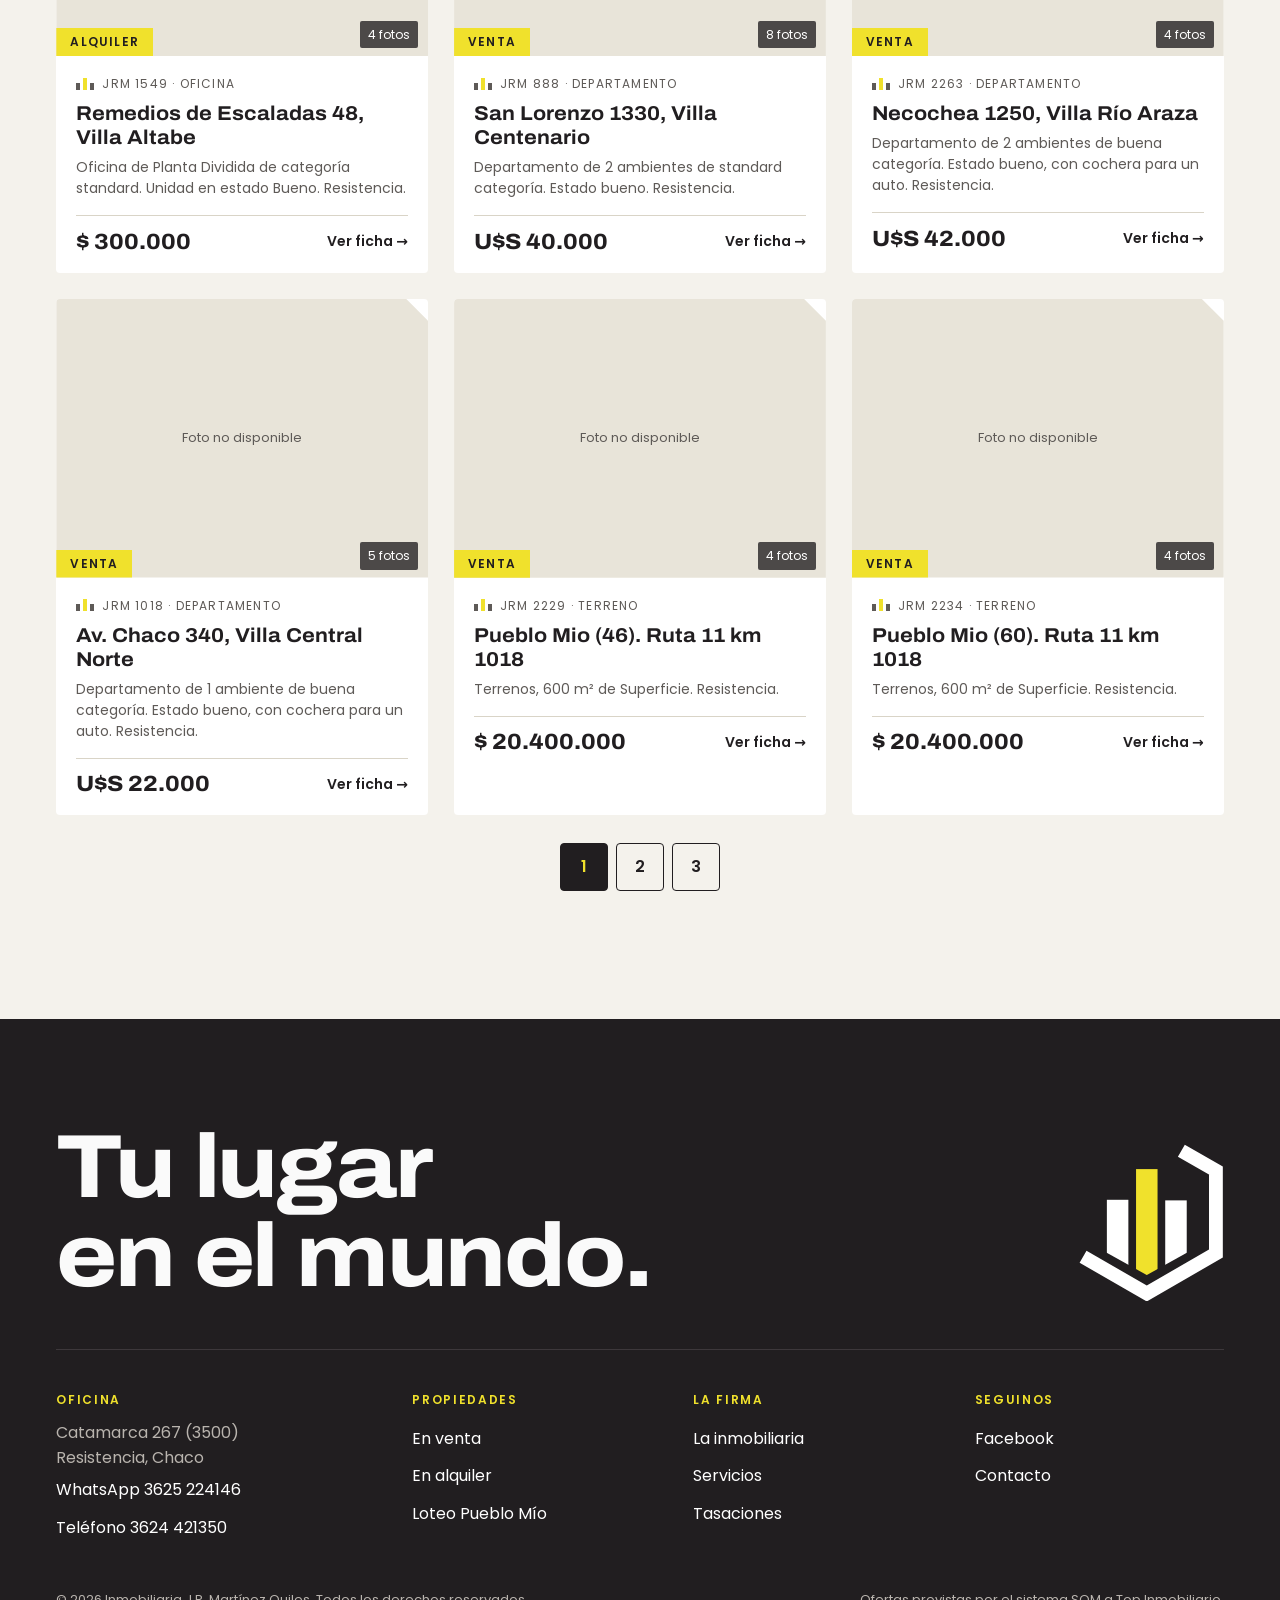
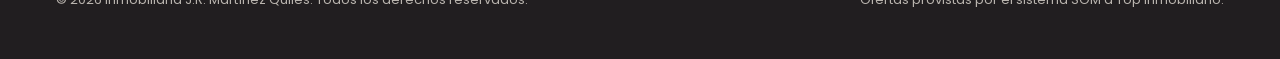
<file: propiedades.html>
<!doctype html>
<html lang="es-AR" class="no-js">
<head>
<meta charset="utf-8">
<meta name="viewport" content="width=device-width, initial-scale=1, viewport-fit=cover">
<title>Propiedades en venta y alquiler en Resistencia, Chaco · J.R. Martínez Quiles</title>
<meta name="description" content="Buscá casas, departamentos, locales, oficinas, terrenos y depósitos en venta y alquiler en Resistencia, Fontana y Puerto Tirol. Filtrá por tipo, localidad y precio.">
<link rel="canonical" href="https://inmobiliariamartinezquiles.com.ar/propiedades.html">
<meta name="theme-color" content="#211E20">
<meta property="og:type" content="website">
<meta property="og:locale" content="es_AR">
<meta property="og:site_name" content="J.R. Martínez Quiles Inmobiliaria">
<meta property="og:title" content="Propiedades en venta y alquiler en Resistencia, Chaco · J.R. Martínez Quiles">
<meta property="og:description" content="Buscá casas, departamentos, locales, oficinas, terrenos y depósitos en venta y alquiler en Resistencia, Fontana y Puerto Tirol. Filtrá por tipo, localidad y precio.">
<meta property="og:url" content="https://inmobiliariamartinezquiles.com.ar/propiedades.html">
<meta property="og:image" content="https://inmobiliariamartinezquiles.com.ar/img/og-imagen.png">
<meta name="twitter:card" content="summary_large_image">
<link rel="icon" href="img/favicon.svg" type="image/svg+xml">
<link rel="apple-touch-icon" href="img/apple-touch-icon.png">
<link rel="preload" href="fonts/archivo-var.woff2" as="font" type="font/woff2" crossorigin>
<link rel="preload" href="fonts/poppins-400.woff2" as="font" type="font/woff2" crossorigin>
<link rel="stylesheet" href="vendor/lenis.css">
<link rel="stylesheet" href="css/sitio.css?v=20261116c">
<script>document.documentElement.className=document.documentElement.className.replace('no-js','js');</script>
<!-- Google Analytics 4 (G-5YYN19STQM): se activa al publicar, cuando el cliente confirme que mantiene esa propiedad. Ver LEEME. -->

</head>
<body>
<a class="saltar" href="#contenido">Saltar al contenido</a>
<div class="progreso" aria-hidden="true"></div>

<!-- ===== INICIO Cabecera ===== -->
<header class="cab">
  <div class="wrap">
    <a class="cab__logo" href="index.html" aria-label="J.R. Martínez Quiles Inmobiliaria, ir al inicio"><img src="img/logo.gif" width="530" height="130" alt="J.R. Martínez Quiles Inmobiliaria"></a>
    <nav class="cab__links" aria-label="Principal">
      <a href="propiedades.html?op=alquiler">Alquilar</a><a href="propiedades.html?op=venta">Comprar</a><a href="tasar.html">Vender</a><a href="servicios.html">Servicios</a><a href="empresa.html">La inmobiliaria</a><a href="contacto.html">Contacto</a>
    </nav>
    <button class="cab__menu" type="button" aria-label="Abrir menú" aria-expanded="false" aria-controls="menu"><span></span></button>
  </div>
</header>
<div class="menu" id="menu">
  <nav aria-label="Menú">
    <ul class="menu__lista">
      <li><a href="index.html"><small>00</small>Inicio</a></li>
      <li><a href="propiedades.html?op=alquiler"><small>01</small>Alquilar</a></li>
      <li><a href="propiedades.html?op=venta"><small>02</small>Comprar</a></li>
      <li><a href="tasar.html"><small>03</small>Vender</a></li>
      <li><a href="servicios.html"><small>04</small>Servicios</a></li>
      <li><a href="empresa.html"><small>05</small>La inmobiliaria</a></li>
      <li><a href="contacto.html"><small>06</small>Contacto</a></li>
    </ul>
  </nav>
  <div class="menu__pie">
    <span>Catamarca 267, Resistencia, Chaco</span>
    <a href="https://wa.me/5493625224146?text=Hola%2C%20les%20escribo%20desde%20el%20men%C3%BA%20de%20la%20web.%20Quiero%20hacer%20una%20consulta." target="_blank" rel="noopener">WhatsApp 3625 224146</a>
  </div>
</div>
<!-- ===== FIN Cabecera ===== -->

<main id="contenido">

<section class="tapa" style="padding-bottom:28px">
  <div class="wrap tapa__in">
    <div style="display:grid;gap:18px;justify-items:start">
      <nav class="migas" aria-label="Estás en" data-pieza><a href="index.html">Inicio</a> / <span>Propiedades</span></nav>
      <p class="ceja" data-pieza><span class="barras" aria-hidden="true"><i></i><i></i><i></i></span>Catálogo</p>
      <h1 class="titulo h-xl" style="font-size:clamp(38px,6.6vw,88px)"><span class="linea"><span class="linea__in" id="titulo-listado">Todas las propiedades</span></span></h1>
    </div>
    <svg viewBox="0 0 100 116" class="tapa__hex" data-iso-scroll aria-hidden="true">
      <defs><clipPath id="iso-tapa"><polygon points="50,17 86,37 86,79 50,99 14,79 14,37"/></clipPath></defs>
      <g clip-path="url(#iso-tapa)"><rect data-barra x="24" y="50" width="14" height="60" fill="currentColor"/><rect data-barra x="43" y="30" width="14" height="80" fill="#F0E12C"/><rect data-barra x="62" y="50" width="14" height="60" fill="currentColor"/></g>
      <path data-hexa d="M72.5,18 95,31 95,85 50,111 5,85 5,31 50,5Z" fill="none" stroke="currentColor" stroke-width="9" stroke-linejoin="miter"/>
    </svg>
  </div>
</section>
<section class="wrap listado">
  <form class="filtros" id="filtros" data-pieza aria-label="Filtros de búsqueda">
    <div class="filtros__ops" role="radiogroup" aria-label="Operación">
      <label><input class="solo-lector" type="radio" name="op" value="" checked><span>Todas</span></label>
      <label><input class="solo-lector" type="radio" name="op" value="venta"><span>Comprar</span></label>
      <label><input class="solo-lector" type="radio" name="op" value="alquiler"><span>Alquilar</span></label>
    </div>
    <div class="filtros__rej">
      <div class="campo"><label for="f-tipo">Tipo de inmueble</label><select id="f-tipo" name="tipo"><option value="">Todos los tipos</option></select></div>
      <div class="campo"><label for="f-loc">Localidad</label><select id="f-loc" name="loc"><option value="">Todas las localidades</option></select></div>
      <div class="filtros__mas">
        <div class="campo campo--ancho"><label for="f-q">Código, calle o barrio</label><input id="f-q" name="q" type="search" placeholder="Ej.: 2252 o Sarratea" autocomplete="off"></div>
        <div class="campo"><label for="f-moneda">Moneda</label><select id="f-moneda" name="moneda"><option value="">Cualquiera</option><option value="USD">Dólares</option><option value="ARS">Pesos</option></select></div>
        <div class="campo"><label for="f-min">Precio desde</label><input id="f-min" name="min" type="number" min="0" inputmode="numeric"></div>
        <div class="campo"><label for="f-max">Precio hasta</label><input id="f-max" name="max" type="number" min="0" inputmode="numeric"></div>
        <div class="campo"><label for="f-orden">Ordenar por</label><select id="f-orden" name="orden"><option value="">Más recientes</option><option value="precio-asc">Menor precio</option><option value="precio-desc">Mayor precio</option><option value="direccion">Dirección</option></select></div>
      </div>
    </div>
    <button type="button" class="filtros__alternar" aria-expanded="false">Más filtros</button>
  </form>
  <div class="resumen" id="resumen" data-pieza>
    <p class="resumen__n" aria-live="polite"><b id="cantidad">0</b> resultados</p>
    <div class="chips" id="chips"></div>
  </div>
  <p class="aviso-demo" data-pieza>Estás viendo una muestra de <b data-muestra>23</b> de las <b data-publicadas>131</b> propiedades publicadas. El catálogo completo se conecta con la API de Top Inmobiliario.</p>
  <div class="rejilla" id="resultados"><noscript><p>Para ver el catálogo activá JavaScript o escribinos por WhatsApp al 3625 224146.</p></noscript></div>
  <nav class="pag" id="paginas" aria-label="Páginas de resultados"></nav>
</section>
</main>

<!-- ===== INICIO Pie ===== -->
<footer class="pie">
  <div class="wrap">
    <div class="pie__arriba">
      <p class="titulo pie__lema">Tu lugar<br>en el <span class="sub">mundo.</span></p>
      <svg viewBox="0 0 100 116" class="pie__iso" data-iso-scroll aria-hidden="true">
      <defs><clipPath id="iso-pie"><polygon points="50,17 86,37 86,79 50,99 14,79 14,37"/></clipPath></defs>
      <g clip-path="url(#iso-pie)"><rect data-barra x="24" y="50" width="14" height="60" fill="currentColor"/><rect data-barra x="43" y="30" width="14" height="80" fill="#F0E12C"/><rect data-barra x="62" y="50" width="14" height="60" fill="currentColor"/></g>
      <path data-hexa d="M72.5,18 95,31 95,85 50,111 5,85 5,31 50,5Z" fill="none" stroke="currentColor" stroke-width="9" stroke-linejoin="miter"/>
    </svg>
    </div>
    <div class="pie__cols">
      <div>
        <h2>Oficina</h2>
        <p>Catamarca 267 (3500)<br>Resistencia, Chaco</p>
        <a href="https://wa.me/5493625224146?text=Hola%2C%20les%20escribo%20desde%20la%20web%20de%20la%20inmobiliaria." target="_blank" rel="noopener">WhatsApp 3625 224146</a>
        <a href="tel:+543624421350">Teléfono 3624 421350</a>
      </div>
      <div>
        <h2>Propiedades</h2>
        <a href="propiedades.html?op=venta">En venta</a>
        <a href="propiedades.html?op=alquiler">En alquiler</a>
        <a href="propiedades.html?q=pueblo+mio">Loteo Pueblo Mío</a>
      </div>
      <div>
        <h2>La firma</h2>
        <a href="empresa.html">La inmobiliaria</a>
        <a href="servicios.html">Servicios</a>
        <a href="tasar.html">Tasaciones</a>
      </div>
      <div>
        <h2>Seguinos</h2>
        <a href="https://www.facebook.com/martinezquilesinmobiliaria/" target="_blank" rel="noopener">Facebook</a>
        <a href="contacto.html">Contacto</a>
      </div>
    </div>
    <div class="pie__legal">
      <span>© <span data-anio>2026</span> Inmobiliaria J.R. Martínez Quiles. Todos los derechos reservados.</span>
      <span>Ofertas provistas por el sistema SOM a Top Inmobiliario.</span>
    </div>
  </div>
</footer>
<!-- ===== FIN Pie ===== -->

<div class="barra-movil">
  <a href="https://wa.me/5493625224146?text=Hola%2C%20les%20escribo%20desde%20la%20web.%20Quiero%20hacer%20una%20consulta." target="_blank" rel="noopener">WhatsApp</a>
  <a href="propiedades.html">Ver propiedades</a>
</div>

<div class="telon" aria-hidden="true"><span class="barras"><i></i><i></i><i></i></span></div>


<script src="vendor/gsap.min.js" defer></script>
<script src="vendor/ScrollTrigger.min.js" defer></script>
<script src="vendor/SplitText.min.js" defer></script>
<script src="vendor/lenis.min.js" defer></script>
<script src="data/propiedades.js?v=20261116c" defer></script>
<script src="js/catalogo.js?v=20261116c" defer></script>
<script src="js/main.js?v=20261116c" defer></script>
</body>
</html>
</file>
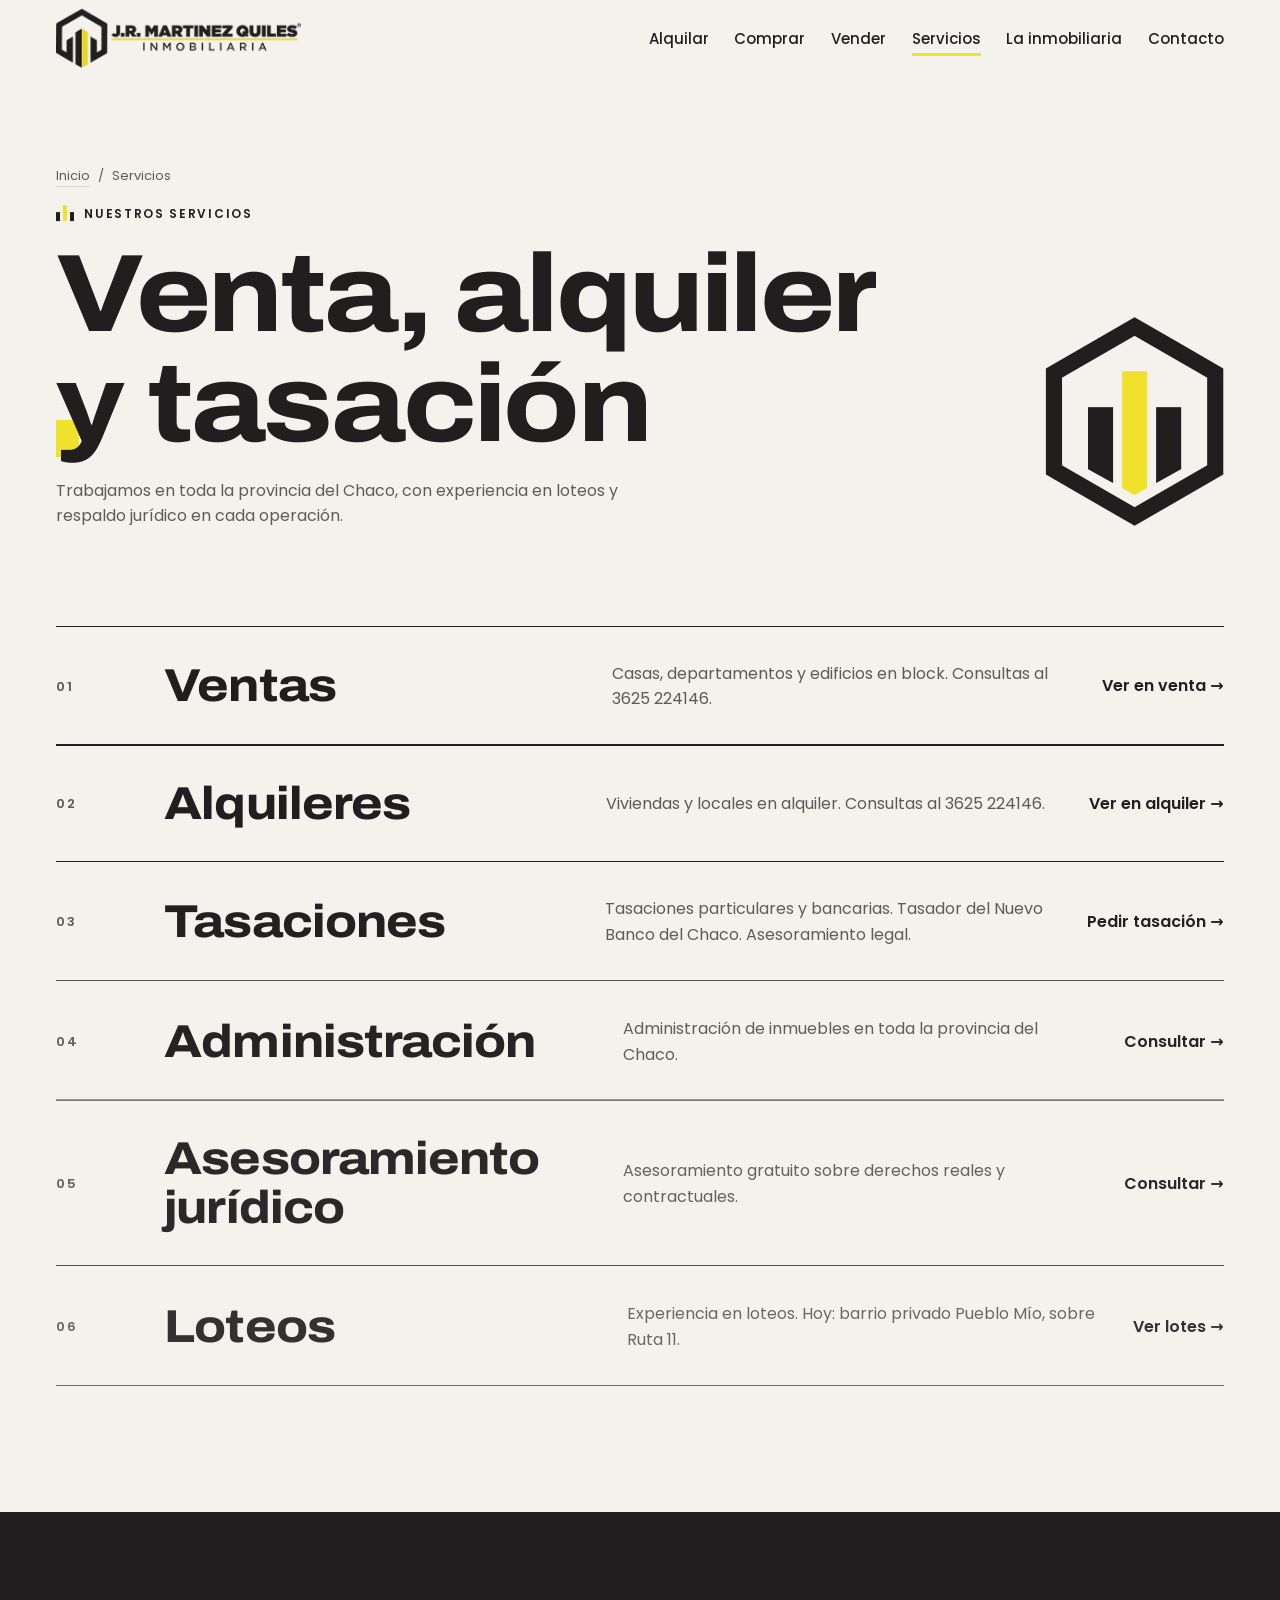
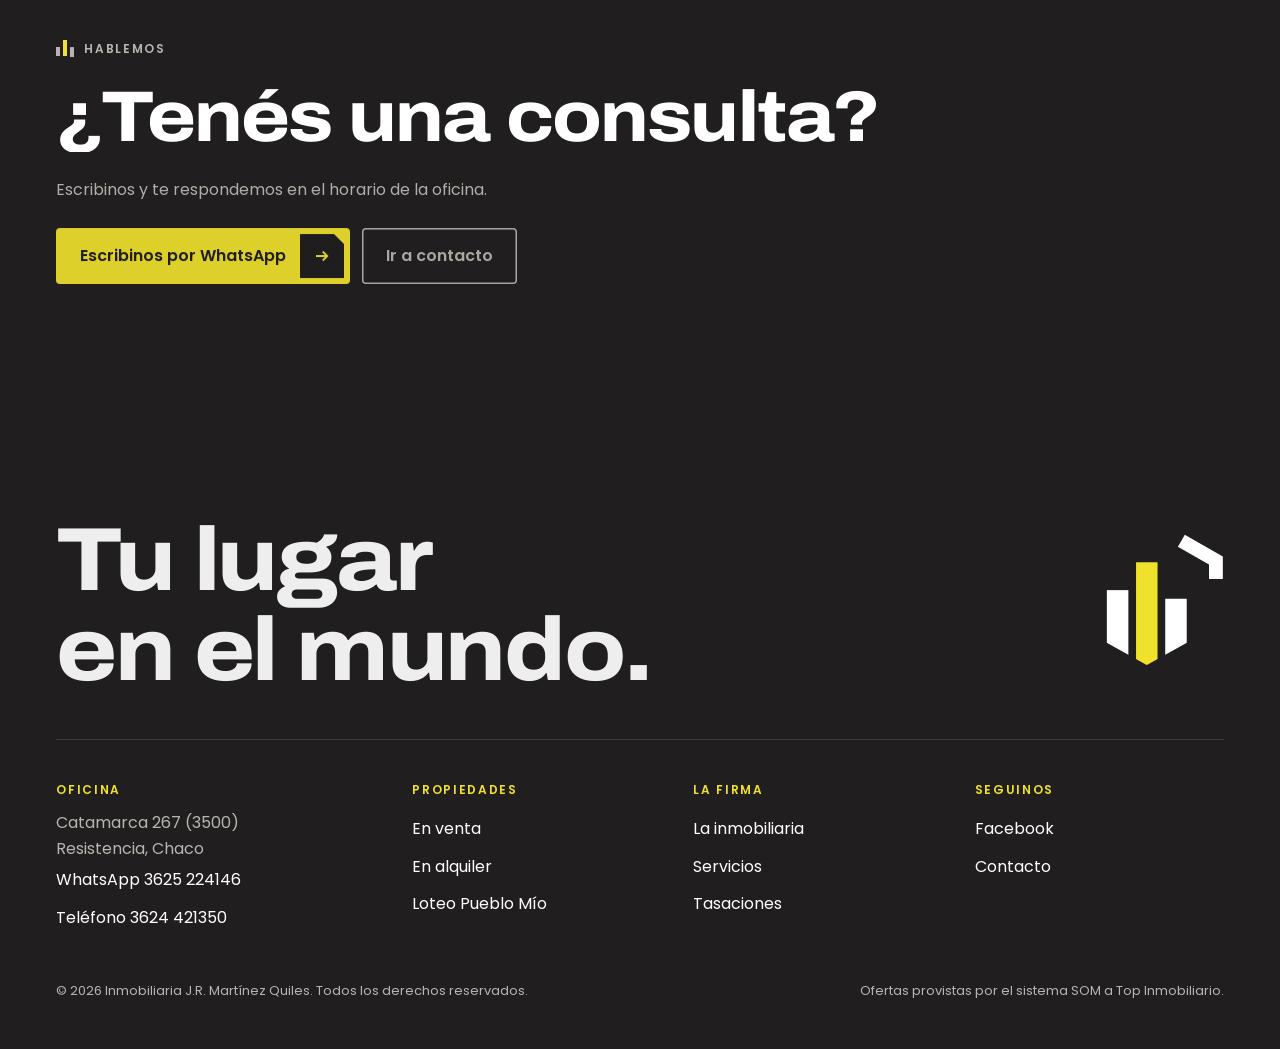
<file: servicios.html>
<!doctype html>
<html lang="es-AR" class="no-js">
<head>
<meta charset="utf-8">
<meta name="viewport" content="width=device-width, initial-scale=1, viewport-fit=cover">
<title>Servicios inmobiliarios en Resistencia, Chaco · J.R. Martínez Quiles</title>
<meta name="description" content="Venta, alquiler, administración y tasación de inmuebles en toda la provincia del Chaco. Asesoramiento jurídico sobre derechos reales y contractuales.">
<link rel="canonical" href="https://inmobiliariamartinezquiles.com.ar/servicios.html">
<meta name="theme-color" content="#211E20">
<meta property="og:type" content="website">
<meta property="og:locale" content="es_AR">
<meta property="og:site_name" content="J.R. Martínez Quiles Inmobiliaria">
<meta property="og:title" content="Servicios inmobiliarios en Resistencia, Chaco · J.R. Martínez Quiles">
<meta property="og:description" content="Venta, alquiler, administración y tasación de inmuebles en toda la provincia del Chaco. Asesoramiento jurídico sobre derechos reales y contractuales.">
<meta property="og:url" content="https://inmobiliariamartinezquiles.com.ar/servicios.html">
<meta property="og:image" content="https://inmobiliariamartinezquiles.com.ar/img/og-imagen.png">
<meta name="twitter:card" content="summary_large_image">
<link rel="icon" href="img/favicon.svg" type="image/svg+xml">
<link rel="apple-touch-icon" href="img/apple-touch-icon.png">
<link rel="preload" href="fonts/archivo-var.woff2" as="font" type="font/woff2" crossorigin>
<link rel="preload" href="fonts/poppins-400.woff2" as="font" type="font/woff2" crossorigin>
<link rel="stylesheet" href="vendor/lenis.css">
<link rel="stylesheet" href="css/sitio.css?v=20261116c">
<script>document.documentElement.className=document.documentElement.className.replace('no-js','js');</script>
<!-- Google Analytics 4 (G-5YYN19STQM): se activa al publicar, cuando el cliente confirme que mantiene esa propiedad. Ver LEEME. -->

</head>
<body>
<a class="saltar" href="#contenido">Saltar al contenido</a>
<div class="progreso" aria-hidden="true"></div>

<!-- ===== INICIO Cabecera ===== -->
<header class="cab">
  <div class="wrap">
    <a class="cab__logo" href="index.html" aria-label="J.R. Martínez Quiles Inmobiliaria, ir al inicio"><img src="img/logo.gif" width="530" height="130" alt="J.R. Martínez Quiles Inmobiliaria"></a>
    <nav class="cab__links" aria-label="Principal">
      <a href="propiedades.html?op=alquiler">Alquilar</a><a href="propiedades.html?op=venta">Comprar</a><a href="tasar.html">Vender</a><a href="servicios.html" aria-current="page">Servicios</a><a href="empresa.html">La inmobiliaria</a><a href="contacto.html">Contacto</a>
    </nav>
    <button class="cab__menu" type="button" aria-label="Abrir menú" aria-expanded="false" aria-controls="menu"><span></span></button>
  </div>
</header>
<div class="menu" id="menu">
  <nav aria-label="Menú">
    <ul class="menu__lista">
      <li><a href="index.html"><small>00</small>Inicio</a></li>
      <li><a href="propiedades.html?op=alquiler"><small>01</small>Alquilar</a></li>
      <li><a href="propiedades.html?op=venta"><small>02</small>Comprar</a></li>
      <li><a href="tasar.html"><small>03</small>Vender</a></li>
      <li><a href="servicios.html"><small>04</small>Servicios</a></li>
      <li><a href="empresa.html"><small>05</small>La inmobiliaria</a></li>
      <li><a href="contacto.html"><small>06</small>Contacto</a></li>
    </ul>
  </nav>
  <div class="menu__pie">
    <span>Catamarca 267, Resistencia, Chaco</span>
    <a href="https://wa.me/5493625224146?text=Hola%2C%20les%20escribo%20desde%20el%20men%C3%BA%20de%20la%20web.%20Quiero%20hacer%20una%20consulta." target="_blank" rel="noopener">WhatsApp 3625 224146</a>
  </div>
</div>
<!-- ===== FIN Cabecera ===== -->

<main id="contenido">

<!-- ===== INICIO Portada interior ===== -->
<section class="tapa">
  <div class="wrap tapa__in">
    <div style="display:grid;gap:18px;justify-items:start">
      <nav class="migas" aria-label="Estás en" data-pieza><a href="index.html">Inicio</a> / <span>Servicios</span></nav>
      <p class="ceja" data-pieza><span class="barras" aria-hidden="true"><i></i><i></i><i></i></span>Nuestros servicios</p>
      <h1 class="titulo h-xl"><span class="linea"><span class="linea__in">Venta, alquiler</span></span><span class="linea"><span class="linea__in"><span class="sub" data-sub>y tasación</span></span></span></h1>
      <p class="bajada" data-pieza>Trabajamos en toda la provincia del Chaco, con experiencia en loteos y respaldo jurídico en cada operación.</p>
      
    </div>
    <svg viewBox="0 0 100 116" class="tapa__hex" data-iso-scroll aria-hidden="true">
      <defs><clipPath id="iso-tapa"><polygon points="50,17 86,37 86,79 50,99 14,79 14,37"/></clipPath></defs>
      <g clip-path="url(#iso-tapa)"><rect data-barra x="24" y="50" width="14" height="60" fill="currentColor"/><rect data-barra x="43" y="30" width="14" height="80" fill="#F0E12C"/><rect data-barra x="62" y="50" width="14" height="60" fill="currentColor"/></g>
      <path data-hexa d="M72.5,18 95,31 95,85 50,111 5,85 5,31 50,5Z" fill="none" stroke="currentColor" stroke-width="9" stroke-linejoin="miter"/>
    </svg>
  </div>
</section>
<!-- ===== FIN Portada interior ===== -->
<section class="seccion" style="padding-top:20px">
  <div class="wrap">
    <div class="filas">
      <a class="fila" id="ventas" href="propiedades.html?op=venta" data-reveal><span class="fila__n">01</span><h3>Ventas</h3><p>Casas, departamentos y edificios en block. Consultas al 3625 224146.</p><span class="fila__ir">Ver en venta →</span></a>
      <a class="fila" id="alquileres" href="propiedades.html?op=alquiler" data-reveal><span class="fila__n">02</span><h3>Alquileres</h3><p>Viviendas y locales en alquiler. Consultas al 3625 224146.</p><span class="fila__ir">Ver en alquiler →</span></a>
      <a class="fila" id="tasaciones" href="tasar.html" data-reveal><span class="fila__n">03</span><h3>Tasaciones</h3><p>Tasaciones particulares y bancarias. Tasador del Nuevo Banco del Chaco. Asesoramiento legal.</p><span class="fila__ir">Pedir tasación →</span></a>
      <a class="fila" id="administracion" href="contacto.html" data-reveal><span class="fila__n">04</span><h3>Administración</h3><p>Administración de inmuebles en toda la provincia del Chaco.</p><span class="fila__ir">Consultar →</span></a>
      <a class="fila" id="juridico" href="contacto.html" data-reveal><span class="fila__n">05</span><h3>Asesoramiento jurídico</h3><p>Asesoramiento gratuito sobre derechos reales y contractuales.</p><span class="fila__ir">Consultar →</span></a>
      <a class="fila" id="loteos" href="propiedades.html?q=pueblo+mio" data-reveal><span class="fila__n">06</span><h3>Loteos</h3><p>Experiencia en loteos. Hoy: barrio privado Pueblo Mío, sobre Ruta 11.</p><span class="fila__ir">Ver lotes →</span></a>
    </div>
  </div>
</section>
<section class="seccion oscuro" data-oculta-barra>
  <div class="wrap" style="display:grid;gap:24px;justify-items:start">
    <p class="ceja" ><span class="barras" aria-hidden="true"><i></i><i></i><i></i></span>Hablemos</p>
    <h2 class="titulo h-lg" data-split>¿Tenés una <span class="sub">consulta?</span></h2>
    <p class="bajada" data-reveal style="color:var(--muted-on-dark)">Escribinos y te respondemos en el horario de la oficina.</p>
    <p data-reveal style="display:flex;flex-wrap:wrap;gap:12px"><a class="btn " href="https://wa.me/5493625224146?text=Hola%2C%20quiero%20consultar%20por%20los%20servicios%20de%20la%20inmobiliaria." target="_blank" rel="noopener" data-magnetic>Escribinos por WhatsApp <span class="btn__flecha"><svg viewBox="0 0 24 24" fill="none" stroke="currentColor" stroke-width="2.4" aria-hidden="true"><path d="M4 12h15M13 6l6 6-6 6"/></svg></span></a><a class="btn btn--linea" href="contacto.html">Ir a contacto</a></p>
  </div>
</section>
</main>

<!-- ===== INICIO Pie ===== -->
<footer class="pie">
  <div class="wrap">
    <div class="pie__arriba">
      <p class="titulo pie__lema">Tu lugar<br>en el <span class="sub">mundo.</span></p>
      <svg viewBox="0 0 100 116" class="pie__iso" data-iso-scroll aria-hidden="true">
      <defs><clipPath id="iso-pie"><polygon points="50,17 86,37 86,79 50,99 14,79 14,37"/></clipPath></defs>
      <g clip-path="url(#iso-pie)"><rect data-barra x="24" y="50" width="14" height="60" fill="currentColor"/><rect data-barra x="43" y="30" width="14" height="80" fill="#F0E12C"/><rect data-barra x="62" y="50" width="14" height="60" fill="currentColor"/></g>
      <path data-hexa d="M72.5,18 95,31 95,85 50,111 5,85 5,31 50,5Z" fill="none" stroke="currentColor" stroke-width="9" stroke-linejoin="miter"/>
    </svg>
    </div>
    <div class="pie__cols">
      <div>
        <h2>Oficina</h2>
        <p>Catamarca 267 (3500)<br>Resistencia, Chaco</p>
        <a href="https://wa.me/5493625224146?text=Hola%2C%20les%20escribo%20desde%20la%20web%20de%20la%20inmobiliaria." target="_blank" rel="noopener">WhatsApp 3625 224146</a>
        <a href="tel:+543624421350">Teléfono 3624 421350</a>
      </div>
      <div>
        <h2>Propiedades</h2>
        <a href="propiedades.html?op=venta">En venta</a>
        <a href="propiedades.html?op=alquiler">En alquiler</a>
        <a href="propiedades.html?q=pueblo+mio">Loteo Pueblo Mío</a>
      </div>
      <div>
        <h2>La firma</h2>
        <a href="empresa.html">La inmobiliaria</a>
        <a href="servicios.html">Servicios</a>
        <a href="tasar.html">Tasaciones</a>
      </div>
      <div>
        <h2>Seguinos</h2>
        <a href="https://www.facebook.com/martinezquilesinmobiliaria/" target="_blank" rel="noopener">Facebook</a>
        <a href="contacto.html">Contacto</a>
      </div>
    </div>
    <div class="pie__legal">
      <span>© <span data-anio>2026</span> Inmobiliaria J.R. Martínez Quiles. Todos los derechos reservados.</span>
      <span>Ofertas provistas por el sistema SOM a Top Inmobiliario.</span>
    </div>
  </div>
</footer>
<!-- ===== FIN Pie ===== -->

<div class="barra-movil">
  <a href="https://wa.me/5493625224146?text=Hola%2C%20les%20escribo%20desde%20la%20web.%20Quiero%20hacer%20una%20consulta." target="_blank" rel="noopener">WhatsApp</a>
  <a href="propiedades.html">Ver propiedades</a>
</div>

<div class="telon" aria-hidden="true"><span class="barras"><i></i><i></i><i></i></span></div>


<script src="vendor/gsap.min.js" defer></script>
<script src="vendor/ScrollTrigger.min.js" defer></script>
<script src="vendor/SplitText.min.js" defer></script>
<script src="vendor/lenis.min.js" defer></script>

<script src="js/main.js?v=20261116c" defer></script>
</body>
</html>
</file>
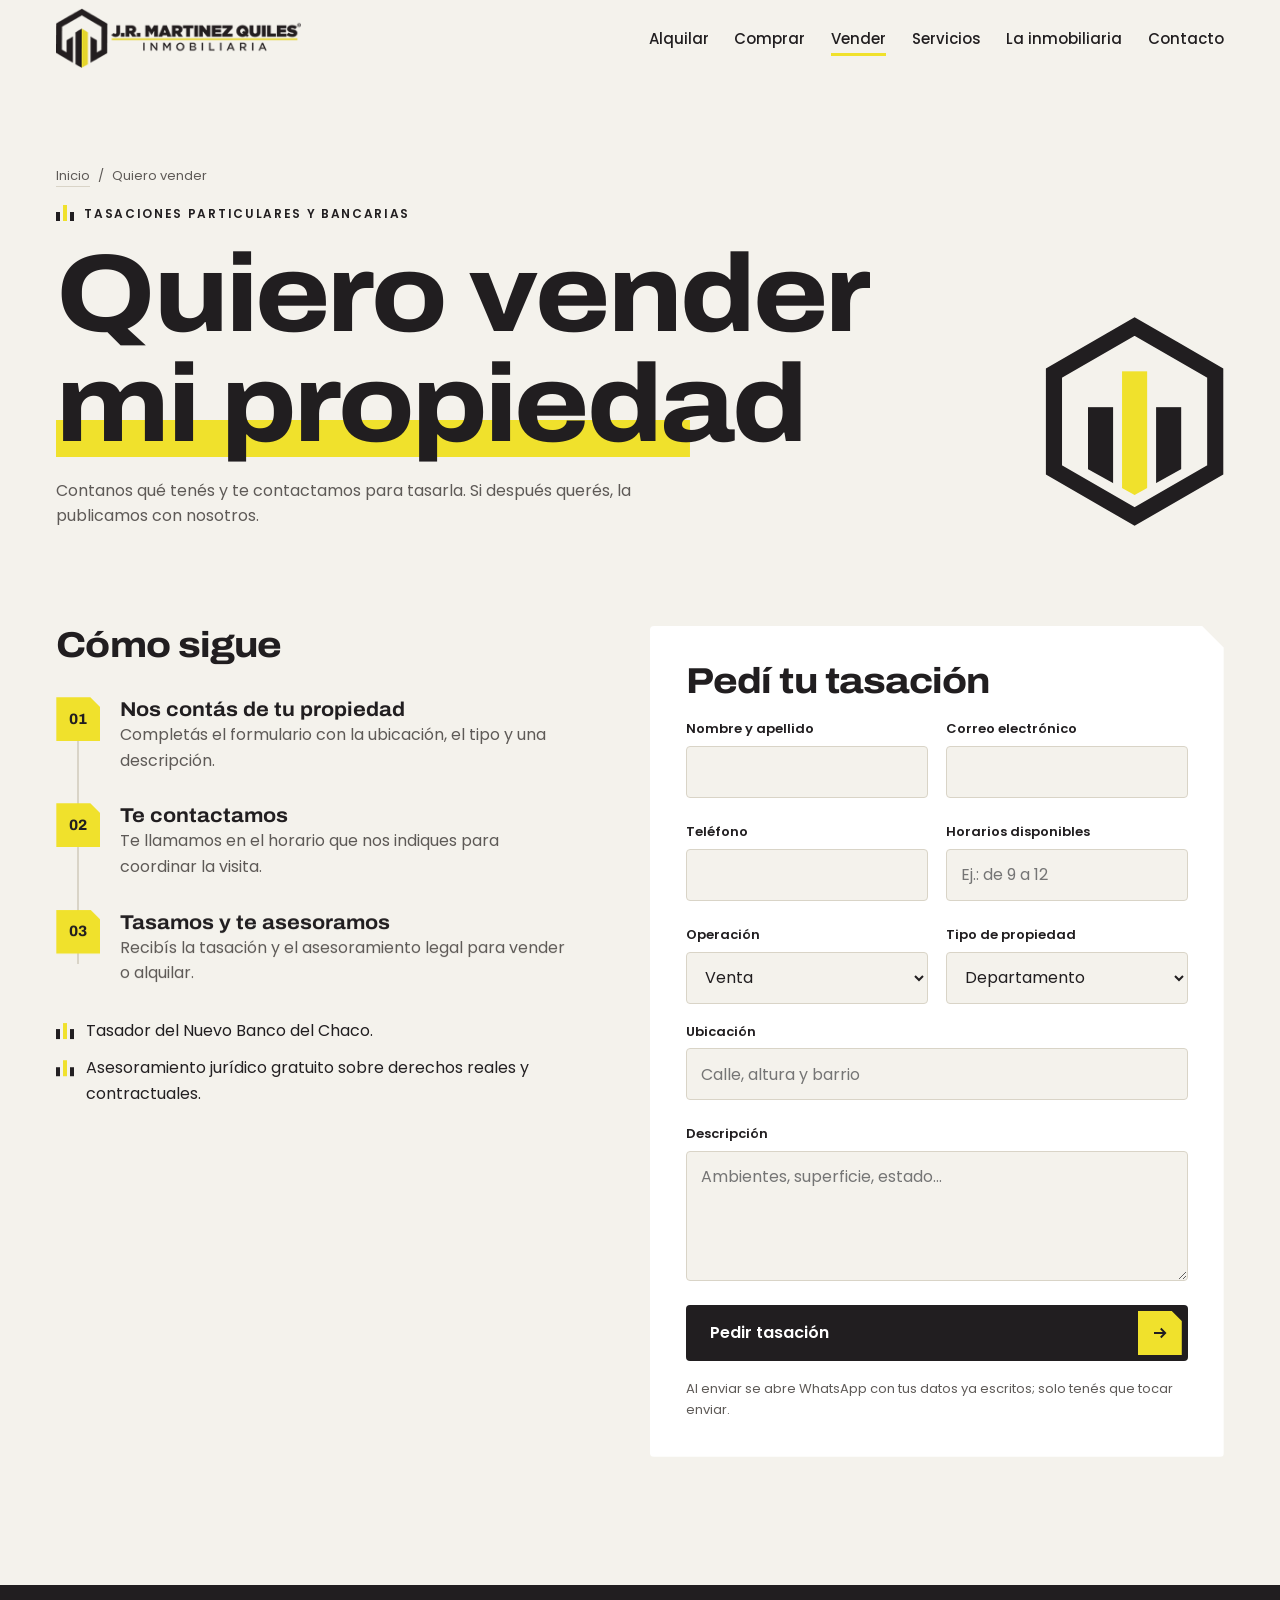
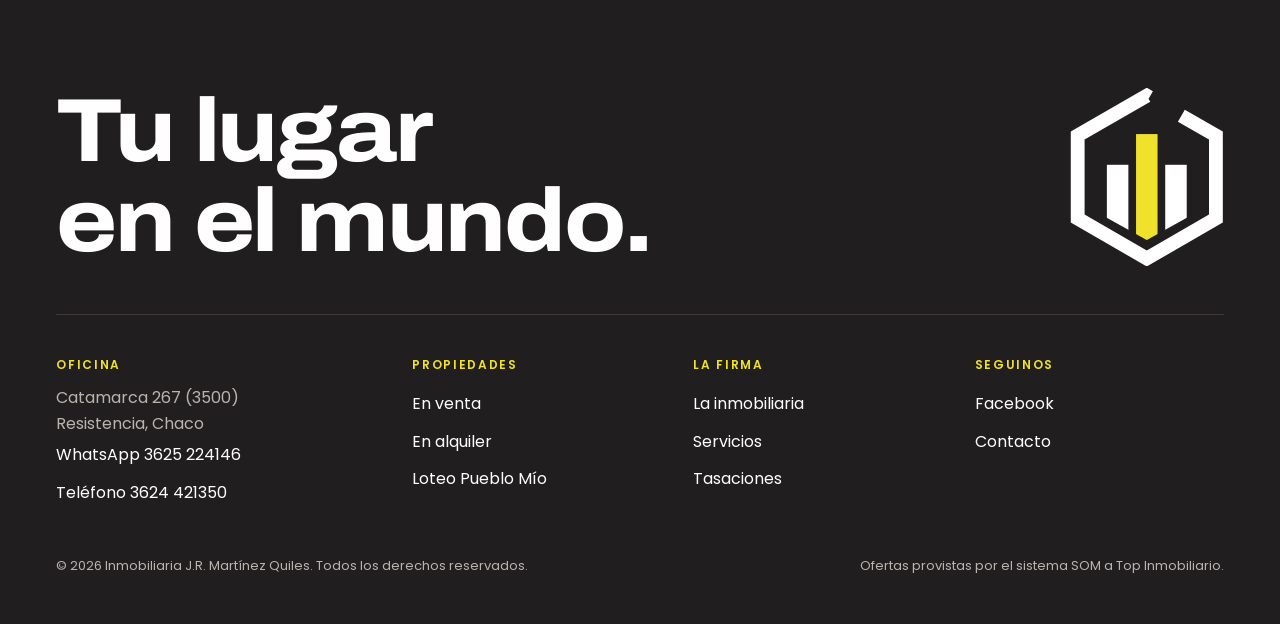
<file: tasar.html>
<!doctype html>
<html lang="es-AR" class="no-js">
<head>
<meta charset="utf-8">
<meta name="viewport" content="width=device-width, initial-scale=1, viewport-fit=cover">
<title>Quiero vender o tasar mi propiedad · J.R. Martínez Quiles</title>
<meta name="description" content="Pedí la tasación de tu propiedad en Resistencia y el Chaco. Tasaciones particulares y bancarias con asesoramiento legal.">
<link rel="canonical" href="https://inmobiliariamartinezquiles.com.ar/tasar.html">
<meta name="theme-color" content="#211E20">
<meta property="og:type" content="website">
<meta property="og:locale" content="es_AR">
<meta property="og:site_name" content="J.R. Martínez Quiles Inmobiliaria">
<meta property="og:title" content="Quiero vender o tasar mi propiedad · J.R. Martínez Quiles">
<meta property="og:description" content="Pedí la tasación de tu propiedad en Resistencia y el Chaco. Tasaciones particulares y bancarias con asesoramiento legal.">
<meta property="og:url" content="https://inmobiliariamartinezquiles.com.ar/tasar.html">
<meta property="og:image" content="https://inmobiliariamartinezquiles.com.ar/img/og-imagen.png">
<meta name="twitter:card" content="summary_large_image">
<link rel="icon" href="img/favicon.svg" type="image/svg+xml">
<link rel="apple-touch-icon" href="img/apple-touch-icon.png">
<link rel="preload" href="fonts/archivo-var.woff2" as="font" type="font/woff2" crossorigin>
<link rel="preload" href="fonts/poppins-400.woff2" as="font" type="font/woff2" crossorigin>
<link rel="stylesheet" href="vendor/lenis.css">
<link rel="stylesheet" href="css/sitio.css?v=20261116c">
<script>document.documentElement.className=document.documentElement.className.replace('no-js','js');</script>
<!-- Google Analytics 4 (G-5YYN19STQM): se activa al publicar, cuando el cliente confirme que mantiene esa propiedad. Ver LEEME. -->

</head>
<body>
<a class="saltar" href="#contenido">Saltar al contenido</a>
<div class="progreso" aria-hidden="true"></div>

<!-- ===== INICIO Cabecera ===== -->
<header class="cab">
  <div class="wrap">
    <a class="cab__logo" href="index.html" aria-label="J.R. Martínez Quiles Inmobiliaria, ir al inicio"><img src="img/logo.gif" width="530" height="130" alt="J.R. Martínez Quiles Inmobiliaria"></a>
    <nav class="cab__links" aria-label="Principal">
      <a href="propiedades.html?op=alquiler">Alquilar</a><a href="propiedades.html?op=venta">Comprar</a><a href="tasar.html" aria-current="page">Vender</a><a href="servicios.html">Servicios</a><a href="empresa.html">La inmobiliaria</a><a href="contacto.html">Contacto</a>
    </nav>
    <button class="cab__menu" type="button" aria-label="Abrir menú" aria-expanded="false" aria-controls="menu"><span></span></button>
  </div>
</header>
<div class="menu" id="menu">
  <nav aria-label="Menú">
    <ul class="menu__lista">
      <li><a href="index.html"><small>00</small>Inicio</a></li>
      <li><a href="propiedades.html?op=alquiler"><small>01</small>Alquilar</a></li>
      <li><a href="propiedades.html?op=venta"><small>02</small>Comprar</a></li>
      <li><a href="tasar.html"><small>03</small>Vender</a></li>
      <li><a href="servicios.html"><small>04</small>Servicios</a></li>
      <li><a href="empresa.html"><small>05</small>La inmobiliaria</a></li>
      <li><a href="contacto.html"><small>06</small>Contacto</a></li>
    </ul>
  </nav>
  <div class="menu__pie">
    <span>Catamarca 267, Resistencia, Chaco</span>
    <a href="https://wa.me/5493625224146?text=Hola%2C%20les%20escribo%20desde%20el%20men%C3%BA%20de%20la%20web.%20Quiero%20hacer%20una%20consulta." target="_blank" rel="noopener">WhatsApp 3625 224146</a>
  </div>
</div>
<!-- ===== FIN Cabecera ===== -->

<main id="contenido">

<!-- ===== INICIO Portada interior ===== -->
<section class="tapa">
  <div class="wrap tapa__in">
    <div style="display:grid;gap:18px;justify-items:start">
      <nav class="migas" aria-label="Estás en" data-pieza><a href="index.html">Inicio</a> / <span>Quiero vender</span></nav>
      <p class="ceja" data-pieza><span class="barras" aria-hidden="true"><i></i><i></i><i></i></span>Tasaciones particulares y bancarias</p>
      <h1 class="titulo h-xl"><span class="linea"><span class="linea__in">Quiero vender</span></span><span class="linea"><span class="linea__in"><span class="sub" data-sub>mi propiedad</span></span></span></h1>
      <p class="bajada" data-pieza>Contanos qué tenés y te contactamos para tasarla. Si después querés, la publicamos con nosotros.</p>
      
    </div>
    <svg viewBox="0 0 100 116" class="tapa__hex" data-iso-scroll aria-hidden="true">
      <defs><clipPath id="iso-tapa"><polygon points="50,17 86,37 86,79 50,99 14,79 14,37"/></clipPath></defs>
      <g clip-path="url(#iso-tapa)"><rect data-barra x="24" y="50" width="14" height="60" fill="currentColor"/><rect data-barra x="43" y="30" width="14" height="80" fill="#F0E12C"/><rect data-barra x="62" y="50" width="14" height="60" fill="currentColor"/></g>
      <path data-hexa d="M72.5,18 95,31 95,85 50,111 5,85 5,31 50,5Z" fill="none" stroke="currentColor" stroke-width="9" stroke-linejoin="miter"/>
    </svg>
  </div>
</section>
<!-- ===== FIN Portada interior ===== -->
<section class="seccion" style="padding-top:20px">
  <div class="wrap dos">
    <div style="display:grid;gap:32px">
      <h2 class="titulo h-md" data-split>Cómo sigue</h2>
      <ol class="pasos">
        <span class="pasos__linea" aria-hidden="true"><i></i></span>
        <li class="paso" data-reveal><div><h3>Nos contás de tu propiedad</h3><p>Completás el formulario con la ubicación, el tipo y una descripción.</p></div></li>
        <li class="paso" data-reveal><div><h3>Te contactamos</h3><p>Te llamamos en el horario que nos indiques para coordinar la visita.</p></div></li>
        <li class="paso" data-reveal><div><h3>Tasamos y te asesoramos</h3><p>Recibís la tasación y el asesoramiento legal para vender o alquilar.</p></div></li>
      </ol>
      <ul class="credenciales" style="color:var(--ink)">
        <li data-reveal style="color:var(--ink)"><span class="barras" aria-hidden="true"><i></i><i></i><i></i></span><span>Tasador del Nuevo Banco del Chaco.</span></li>
        <li data-reveal style="color:var(--ink)"><span class="barras" aria-hidden="true"><i></i><i></i><i></i></span><span>Asesoramiento jurídico gratuito sobre derechos reales y contractuales.</span></li>
      </ul>
    </div>
    <form class="form" id="formulario" data-wa="Pedido de tasación desde la web" novalidate data-reveal data-oculta-barra>
      <h2 class="titulo h-md">Pedí tu tasación</h2>
      <div class="form__fila">
        <div class="campo"><label for="t-nombre">Nombre y apellido</label><input id="t-nombre" name="nombre" data-etiqueta="Nombre" autocomplete="name" required aria-describedby="t-nombre-error"><span class="campo__error" id="t-nombre-error" role="alert"></span></div>
        <div class="campo"><label for="t-email">Correo electrónico</label><input id="t-email" name="email" type="email" data-etiqueta="Correo" data-regla="email" autocomplete="email" required aria-describedby="t-email-error"><span class="campo__error" id="t-email-error" role="alert"></span></div>
      </div>
      <div class="form__fila">
        <div class="campo"><label for="t-tel">Teléfono</label><input id="t-tel" name="telefono" type="tel" inputmode="tel" data-etiqueta="Teléfono" data-regla="tel" autocomplete="tel" required aria-describedby="t-tel-error"><span class="campo__error" id="t-tel-error" role="alert"></span></div>
        <div class="campo"><label for="t-horarios">Horarios disponibles</label><input id="t-horarios" name="horarios" data-etiqueta="Horarios disponibles" placeholder="Ej.: de 9 a 12" required aria-describedby="t-horarios-error"><span class="campo__error" id="t-horarios-error" role="alert"></span></div>
      </div>
      <div class="form__fila">
        <div class="campo"><label for="t-op">Operación</label><select id="t-op" name="operacion" data-etiqueta="Operación"><option>Venta</option><option>Alquiler</option><option>Alquiler Turístico</option><option>Inversión con Renta</option></select></div>
        <div class="campo"><label for="t-tipo">Tipo de propiedad</label><select id="t-tipo" name="tipo" data-etiqueta="Tipo de propiedad"><option>Departamento</option><option>Casa</option><option>Quinta</option><option>Country</option><option>Terreno</option><option>Oficina</option><option>Cochera</option><option>Local</option><option>Galpón</option><option>Hotel</option><option>Campo</option><option>Otros</option></select></div>
      </div>
      <div class="campo"><label for="t-ubic">Ubicación</label><input id="t-ubic" name="ubicacion" data-etiqueta="Ubicación" placeholder="Calle, altura y barrio" autocomplete="street-address" required aria-describedby="t-ubic-error"><span class="campo__error" id="t-ubic-error" role="alert"></span></div>
      <div class="campo"><label for="t-desc">Descripción</label><textarea id="t-desc" name="descripcion" data-etiqueta="Descripción" placeholder="Ambientes, superficie, estado..." required aria-describedby="t-desc-error"></textarea><span class="campo__error" id="t-desc-error" role="alert"></span></div>
      <div class="trampa" aria-hidden="true"><label>No completar<input name="website_url" tabindex="-1" autocomplete="off"></label></div>
      <button class="btn" type="submit" data-magnetic>Pedir tasación <span class="btn__flecha"><svg viewBox="0 0 24 24" fill="none" stroke="currentColor" stroke-width="2.4" aria-hidden="true"><path d="M4 12h15M13 6l6 6-6 6"/></svg></span></button>
      <p class="form__nota">Al enviar se abre WhatsApp con tus datos ya escritos; solo tenés que tocar enviar.</p>
      <div class="form__ok" hidden tabindex="-1"><b>Se abrió WhatsApp con tu mensaje listo para enviar.</b><a href="#" target="_blank" rel="noopener">Si no se abrió, tocá acá.</a></div>
    </form>
  </div>
</section>
</main>

<!-- ===== INICIO Pie ===== -->
<footer class="pie">
  <div class="wrap">
    <div class="pie__arriba">
      <p class="titulo pie__lema">Tu lugar<br>en el <span class="sub">mundo.</span></p>
      <svg viewBox="0 0 100 116" class="pie__iso" data-iso-scroll aria-hidden="true">
      <defs><clipPath id="iso-pie"><polygon points="50,17 86,37 86,79 50,99 14,79 14,37"/></clipPath></defs>
      <g clip-path="url(#iso-pie)"><rect data-barra x="24" y="50" width="14" height="60" fill="currentColor"/><rect data-barra x="43" y="30" width="14" height="80" fill="#F0E12C"/><rect data-barra x="62" y="50" width="14" height="60" fill="currentColor"/></g>
      <path data-hexa d="M72.5,18 95,31 95,85 50,111 5,85 5,31 50,5Z" fill="none" stroke="currentColor" stroke-width="9" stroke-linejoin="miter"/>
    </svg>
    </div>
    <div class="pie__cols">
      <div>
        <h2>Oficina</h2>
        <p>Catamarca 267 (3500)<br>Resistencia, Chaco</p>
        <a href="https://wa.me/5493625224146?text=Hola%2C%20les%20escribo%20desde%20la%20web%20de%20la%20inmobiliaria." target="_blank" rel="noopener">WhatsApp 3625 224146</a>
        <a href="tel:+543624421350">Teléfono 3624 421350</a>
      </div>
      <div>
        <h2>Propiedades</h2>
        <a href="propiedades.html?op=venta">En venta</a>
        <a href="propiedades.html?op=alquiler">En alquiler</a>
        <a href="propiedades.html?q=pueblo+mio">Loteo Pueblo Mío</a>
      </div>
      <div>
        <h2>La firma</h2>
        <a href="empresa.html">La inmobiliaria</a>
        <a href="servicios.html">Servicios</a>
        <a href="tasar.html">Tasaciones</a>
      </div>
      <div>
        <h2>Seguinos</h2>
        <a href="https://www.facebook.com/martinezquilesinmobiliaria/" target="_blank" rel="noopener">Facebook</a>
        <a href="contacto.html">Contacto</a>
      </div>
    </div>
    <div class="pie__legal">
      <span>© <span data-anio>2026</span> Inmobiliaria J.R. Martínez Quiles. Todos los derechos reservados.</span>
      <span>Ofertas provistas por el sistema SOM a Top Inmobiliario.</span>
    </div>
  </div>
</footer>
<!-- ===== FIN Pie ===== -->

<div class="barra-movil">
  <a href="https://wa.me/5493625224146?text=Hola%2C%20quiero%20tasar%20mi%20propiedad." target="_blank" rel="noopener">WhatsApp</a>
  <a href="propiedades.html">Ver propiedades</a>
</div>

<div class="telon" aria-hidden="true"><span class="barras"><i></i><i></i><i></i></span></div>


<script src="vendor/gsap.min.js" defer></script>
<script src="vendor/ScrollTrigger.min.js" defer></script>
<script src="vendor/SplitText.min.js" defer></script>
<script src="vendor/lenis.min.js" defer></script>

<script src="js/main.js?v=20261116c" defer></script>
</body>
</html>
</file>
<file: vendor/lenis.css>
html.lenis,html.lenis body{height:auto}.lenis:not(.lenis-autoToggle).lenis-stopped{overflow:clip}.lenis [data-lenis-prevent],.lenis [data-lenis-prevent-wheel],.lenis [data-lenis-prevent-touch]{overscroll-behavior:contain}.lenis.lenis-smooth iframe{pointer-events:none}.lenis.lenis-autoToggle{transition-property:overflow;transition-duration:1ms;transition-behavior:allow-discrete}
</file>
<file: css/sitio.css>
/* J.R. Martínez Quiles Inmobiliaria · dirección de arte "Se levanta" */
@font-face{font-family:"Archivo";src:url(../fonts/archivo-var.woff2) format("woff2");font-weight:100 900;font-stretch:62% 125%;font-display:swap}
@font-face{font-family:"Poppins";src:url(../fonts/poppins-400.woff2) format("woff2");font-weight:400;font-display:swap}
@font-face{font-family:"Poppins";src:url(../fonts/poppins-500.woff2) format("woff2");font-weight:500;font-display:swap}
@font-face{font-family:"Poppins";src:url(../fonts/poppins-600.woff2) format("woff2");font-weight:600;font-display:swap}

:root{
  /* Color: sale del logo */
  --ink:#211E20; --ink-2:#2E2A2D; --ink-3:#3D383B;
  --yellow:#F0E12C;
  --bg:#F4F2EC; --stone:#E8E4D9; --surface:#FFFFFF; --line:#D9D4C7;
  --muted:#5E5A57; --muted-on-dark:#B9B4AE; --error:#B3261E; --wa:#128C4A;
  --cta:var(--ink); --cta-ink:#FFFFFF;
  /* Tipografía */
  --font-display:"Archivo",system-ui,sans-serif; --font-body:"Poppins",system-ui,sans-serif;
  /* Forma: el logo es anguloso, radios mínimos y esquina en corte */
  --r:4px; --cut:22px;
  --hex:polygon(50% 0,100% 17%,100% 83%,50% 100%,0 83%,0 17%);
  --corte:polygon(0 0,calc(100% - var(--cut)) 0,100% var(--cut),100% 100%,0 100%);
  /* Movimiento (pareja del objeto M en main.js) */
  --ease:cubic-bezier(.22,1,.36,1); --ease-io:cubic-bezier(.76,0,.24,1); --dur:1.05s; --dist:26px; --t-hover:.45s;
  /* Espacio */
  --gutter:clamp(18px,4.4vw,64px); --maxw:1320px; --section-y:clamp(72px,10vw,150px); --cab:76px;
}

*,*::before,*::after{box-sizing:border-box}
html{-webkit-text-size-adjust:100%;scroll-padding-top:var(--cab)}
body{margin:0;background:var(--bg);color:var(--ink);font:400 16px/1.6 var(--font-body);overflow-x:clip;-webkit-font-smoothing:antialiased}
img,svg,iframe{display:block;max-width:100%}
h1,h2,h3,h4,p,ul,ol,dl,dd,figure{margin:0}
ul,ol{padding:0;list-style:none}
a{color:inherit}
button,input,select,textarea{font:inherit;color:inherit}
button{cursor:pointer}
[hidden]{display:none!important}
:focus-visible{outline:3px solid var(--ink);outline-offset:3px}
.oscuro :focus-visible,.menu :focus-visible,.luz :focus-visible{outline-color:var(--yellow)}
::selection{background:var(--yellow);color:var(--ink)}
.solo-lector{position:absolute;width:1px;height:1px;overflow:hidden;clip-path:inset(50%);white-space:nowrap}
.saltar{position:fixed;left:12px;top:-80px;z-index:200;padding:12px 18px;background:var(--yellow);color:var(--ink);font-weight:600;border-radius:var(--r)}
.saltar:focus{top:12px}

.wrap{max-width:var(--maxw);margin-inline:auto;padding-inline:var(--gutter)}
.seccion{padding-block:var(--section-y);position:relative}
.oscuro{background:var(--ink);color:#fff}
.piedra{background:var(--stone)}
.oscuro p{color:var(--muted-on-dark)}

/* ---------- Piezas de marca ---------- */
.barras{display:inline-flex;align-items:flex-end;gap:3px;height:16px;flex:none}
.barras i{display:block;width:4px;background:currentColor;transform-origin:50% 100%}
.barras i:nth-child(1),.barras i:nth-child(3){height:60%}
.barras i:nth-child(2){height:100%;background:var(--yellow)}
.ceja{display:flex;align-items:center;gap:10px;font:600 12px/1.3 var(--font-body);letter-spacing:.14em;text-transform:uppercase}
.titulo{font-family:var(--font-display);font-weight:760;font-stretch:112%;letter-spacing:-.025em;line-height:1;text-wrap:balance}
.h-xl{font-size:clamp(44px,8.6vw,112px)}
.h-lg{font-size:clamp(34px,5.6vw,72px)}
.h-md{font-size:clamp(24px,3vw,36px);line-height:1.1}
.sub{display:inline;background:linear-gradient(var(--yellow),var(--yellow)) 0 92%/var(--sub,100%) .34em no-repeat}
.oscuro .sub{background-position:0 100%;background-size:var(--sub,100%) .13em;padding-bottom:.08em}
.bajada{max-width:52ch;color:var(--muted);font-size:clamp(16px,1.25vw,18px)}
.cabecera-sec{display:grid;gap:16px;margin-bottom:clamp(32px,5vw,64px)}
.cabecera-sec--fila{align-items:end}
@media (min-width:900px){.cabecera-sec--fila{grid-template-columns:1fr auto}}
.marcador{display:inline-block;padding:2px 8px;background:var(--yellow);color:var(--ink);font:600 13px/1.5 var(--font-body);border:1px dashed var(--ink)}

.btn{display:inline-flex;align-items:center;justify-content:space-between;gap:14px;min-height:56px;padding:6px 6px 6px 24px;border:0;border-radius:var(--r);
  background:var(--cta);color:var(--cta-ink);font:600 16px/1 var(--font-body);text-decoration:none;transition:transform var(--t-hover) var(--ease);will-change:transform}
.btn__flecha{display:grid;place-items:center;width:44px;height:44px;flex:none;background:var(--yellow);color:var(--ink);
  clip-path:polygon(0 0,calc(100% - 10px) 0,100% 10px,100% 100%,0 100%);overflow:hidden}
.btn__flecha svg{width:18px;height:18px;transition:transform var(--t-hover) var(--ease)}
.btn:hover .btn__flecha svg{transform:translateX(4px)}
.btn:active{transform:scale(.97)}
.oscuro .btn:not(.btn--linea),.btn--amarillo{background:var(--yellow);color:var(--ink)}
.oscuro .btn:not(.btn--linea) .btn__flecha,.btn--amarillo .btn__flecha{background:var(--ink);color:var(--yellow)}
.btn--linea{background:none;color:inherit;box-shadow:inset 0 0 0 1.5px currentColor;padding:6px 24px;justify-content:center}
.btn--wa{background:var(--wa);color:#fff}
.btn--wa .btn__flecha{background:#fff;color:var(--wa)}
.oscuro .btn.btn--wa{background:var(--wa);color:#fff}
.oscuro .btn.btn--wa .btn__flecha{background:#fff;color:var(--wa)}
.btn--ancho{width:100%}
.enlace{display:inline-flex;align-items:center;gap:8px;font-weight:600;text-decoration:none;padding-block:10px;
  background:linear-gradient(var(--yellow),var(--yellow)) 0 100%/100% 3px no-repeat;transition:background-size var(--t-hover) var(--ease)}
.enlace:hover{background-size:100% 45%}

/* ---------- Cabecera ---------- */
.cab{position:fixed;inset:0 0 auto 0;z-index:60;height:var(--cab);display:flex;align-items:center;
  transition:transform .5s var(--ease),background-color .3s,box-shadow .3s}
.cab--solida{background:var(--bg);box-shadow:0 1px 0 var(--line)}
.cab--oculta{transform:translateY(-101%)}
.cab .wrap{width:100%;display:flex;align-items:center;justify-content:space-between;gap:20px}
.cab__logo{background:var(--bg);flex:none}
.cab__logo img{height:54px;width:auto;mix-blend-mode:multiply}
.cab__links{display:none;gap:clamp(14px,2vw,30px);font:500 15px/1 var(--font-body)}
.cab__links a{text-decoration:none;padding-block:10px;white-space:nowrap;background:linear-gradient(var(--yellow),var(--yellow)) 0 100%/0 3px no-repeat;transition:background-size var(--t-hover) var(--ease)}
.cab__links a:hover,.cab__links a[aria-current=page]{background-size:100% 3px}
.cab__menu{display:grid;place-items:center;width:48px;height:48px;border:1.5px solid var(--ink);border-radius:var(--r);background:var(--bg);position:relative;z-index:80}
.cab__menu span{display:block;width:20px;height:2px;background:var(--ink);box-shadow:0 6px 0 var(--ink),0 -6px 0 var(--ink);transition:box-shadow .3s,transform .3s}
.menu-abierto .cab__menu{background:var(--yellow);border-color:var(--yellow)}
.menu-abierto .cab__menu span{box-shadow:none;transform:rotate(45deg)}
.menu-abierto .cab__menu span::after{content:"";display:block;width:20px;height:2px;background:var(--ink);transform:rotate(90deg)}
.menu-abierto .cab{transform:none}
@media (min-width:1080px){.cab__links{display:flex}.cab__menu{display:none}.cab__logo img{height:60px}}

.menu{position:fixed;inset:0;z-index:55;background:var(--ink);color:#fff;display:flex;flex-direction:column;justify-content:center;gap:28px;
  padding:calc(var(--cab) + 20px) var(--gutter) 32px;visibility:hidden;overflow-y:auto}
.menu-abierto .menu{visibility:visible}
.no-js .menu{display:none}
.menu__lista{display:grid;gap:4px}
.menu__lista a{display:flex;align-items:baseline;gap:14px;padding:8px 0;font:760 clamp(30px,9vw,54px)/1.1 var(--font-display);font-stretch:112%;letter-spacing:-.02em;text-decoration:none}
.menu__lista a small{font:500 12px/1 var(--font-body);letter-spacing:.12em;color:var(--yellow)}
.menu__pie{display:grid;gap:6px;font-size:14px;color:var(--muted-on-dark)}
.menu__pie a{color:#fff}

.progreso{position:fixed;left:0;top:0;z-index:70;width:100%;height:3px;background:var(--yellow);transform:scaleX(0);transform-origin:0 50%;pointer-events:none}

/* ---------- Telón entre páginas y cortina de la firma ---------- */
.telon,.cortina{position:fixed;inset:0;z-index:100;background:var(--ink);display:none;place-items:center;pointer-events:none}
.js .telon,.js .cortina{display:grid;animation:rescate .01s 4.5s forwards}
.js .cortina{pointer-events:auto}
.telon .barras{height:44px;gap:7px;color:#fff}.telon .barras i{width:11px}
.cortina svg{width:min(34vw,150px);overflow:visible}
@keyframes rescate{to{visibility:hidden}}

/* ---------- Portada (inicio) ---------- */
.portada{position:relative;min-height:100svh;display:flex;flex-direction:column;padding-top:var(--cab);overflow:hidden;isolation:isolate}
.portada__cuerpo{flex:1;display:grid;gap:28px;padding-block:22px 0;align-content:start;width:100%}
.portada__texto{display:grid;gap:18px;justify-items:start}
.portada h1{font-size:clamp(46px,13.4vw,128px);line-height:.98;text-wrap:nowrap}
.linea{display:block;overflow:hidden;padding-bottom:.12em;margin-bottom:-.12em}
.linea__in{display:block}
.portada__bajada{max-width:34ch;color:var(--muted);font-size:clamp(15px,1.25vw,18px)}
.portada__foto{position:relative;justify-self:center;width:min(80vw,560px);aspect-ratio:5/6;margin-bottom:36px}
.hex{position:relative}
.hex .marco{position:absolute;inset:0;clip-path:var(--hex);overflow:hidden;background:var(--stone)}
.hex .marco img{width:100%;height:112%;object-fit:cover}
.hex .contorno{position:absolute;inset:0;width:100%;height:100%;overflow:visible;transform:translate(9px,10px);pointer-events:none}
.hex .contorno polygon{fill:none;stroke:var(--yellow);stroke-width:5;vector-effect:non-scaling-stroke}
.etiqueta{position:absolute;left:-6px;bottom:26%;display:grid;gap:2px;padding:12px 16px;background:var(--ink);color:#fff;text-decoration:none;
  clip-path:polygon(0 0,calc(100% - 14px) 0,100% 14px,100% 100%,0 100%);font-size:13px;line-height:1.3}
.etiqueta b{font:700 17px/1.1 var(--font-display);font-stretch:108%}
.etiqueta small{color:var(--muted-on-dark);font-size:11px;letter-spacing:.1em;text-transform:uppercase}
.buscador{display:none}
@media (min-width:900px){
  .portada__cuerpo{grid-template-columns:minmax(0,1.08fr) minmax(0,.92fr);align-items:center;gap:40px;padding-block:10px 130px}
  .portada h1{font-size:clamp(54px,5.7vw,104px)}
  .portada__foto{width:min(40vw,540px);max-height:68svh;margin-bottom:0;justify-self:end;margin-right:14px}
  .hex .contorno{transform:translate(16px,16px)}
  .portada__texto .btn{display:none}
  .buscador{position:absolute;left:var(--gutter);right:var(--gutter);bottom:30px;max-width:calc(var(--maxw) - 2*var(--gutter));margin-inline:auto;z-index:2;
    display:grid;grid-template-columns:auto 1fr 1fr auto;align-items:stretch;background:var(--surface);border:1.5px solid var(--ink);border-radius:var(--r);box-shadow:10px 10px 0 var(--yellow)}
  .buscador__op{display:flex;padding:8px;gap:4px;border-right:1px solid var(--line)}
  .buscador__op label{display:grid}
  .buscador__op span{display:grid;place-items:center;padding:0 22px;min-height:48px;border-radius:var(--r);font:600 15px/1 var(--font-body);cursor:pointer;transition:background-color .25s,color .25s}
  .buscador__op input:checked + span{background:var(--ink);color:#fff}
  .buscador__op input:focus-visible + span{outline:3px solid var(--ink);outline-offset:2px}
  .buscador__campo{display:grid;gap:2px;padding:12px 22px;border-right:1px solid var(--line);font-size:12px;color:var(--muted)}
  .buscador select{border:0;background:none;font:600 16px/1.3 var(--font-body);color:var(--ink);padding:0;appearance:none;cursor:pointer;width:100%}
  .buscador .btn{margin:8px}
}

/* ---------- Portada interior ---------- */
.tapa{padding:calc(var(--cab) + clamp(36px,7vw,90px)) 0 clamp(40px,6vw,80px);position:relative;overflow:hidden}
.tapa__in{display:grid;gap:18px}
.tapa .bajada{max-width:60ch}
.migas{display:flex;flex-wrap:wrap;gap:8px;font-size:13px;color:var(--muted)}
.migas a{text-decoration:none;border-bottom:1px solid var(--line)}
.tapa__hex{display:none}
@media (min-width:900px){
  .tapa__in{grid-template-columns:1fr auto;align-items:end}
  .tapa__hex{display:block;width:clamp(120px,14vw,200px);aspect-ratio:5/6;color:var(--ink)}
}

/* ---------- ¿Qué estás buscando? ---------- */
.que{display:grid;gap:14px}
.que__item{position:relative;display:grid;align-content:space-between;gap:120px;min-height:260px;padding:22px;overflow:hidden;text-decoration:none;color:#fff;
  background:var(--ink-2);clip-path:var(--corte);isolation:isolate}
.que__item img{position:absolute;inset:0;z-index:-2;width:100%;height:100%;object-fit:cover;transition:transform 1.1s var(--ease)}
.que__item::after{content:"";position:absolute;inset:0;z-index:-1;background:linear-gradient(180deg,rgba(33,30,32,.72) 0%,rgba(33,30,32,.2) 45%,rgba(33,30,32,.86) 100%);transition:opacity .5s}
.que__item:hover img{transform:scale(1.07)}
.que__num{font:600 13px/1 var(--font-body);letter-spacing:.14em}
.que__item h3{font:760 clamp(28px,3vw,40px)/1 var(--font-display);font-stretch:112%;letter-spacing:-.02em;margin-bottom:8px}
.que__item p{font-size:14px;line-height:1.5;color:#E9E5DF;max-width:26ch}
.que__pie{display:flex;align-items:end;justify-content:space-between;gap:14px}
.que__flecha{display:grid;place-items:center;width:48px;height:48px;flex:none;background:#fff;color:var(--ink);clip-path:polygon(0 0,calc(100% - 10px) 0,100% 10px,100% 100%,0 100%);transition:background-color .3s}
.que__flecha svg{width:18px;height:18px;transition:transform var(--t-hover) var(--ease)}
.que__item:hover .que__flecha{background:var(--yellow)}
.que__item:hover .que__flecha svg{transform:translate(3px,-3px)}
.que__item--plano{background:var(--yellow);color:var(--ink)}
.que__item--plano::after{display:none}
.que__item--plano p{color:var(--ink)}
.que__item--plano .que__flecha{background:var(--ink);color:var(--yellow)}
.que__item--plano:hover .que__flecha{background:var(--ink)}
.que__item--piedra{background:var(--stone);color:var(--ink)}
.que__item--piedra::after{display:none}
.que__deco{position:absolute;right:18px;top:18px;z-index:-1;display:flex;align-items:flex-end;gap:10px;height:46%;opacity:.16}
.que__deco i{width:26px;background:currentColor;transform-origin:50% 100%}
.que__deco i:nth-child(1){height:55%}.que__deco i:nth-child(2){height:100%}.que__deco i:nth-child(3){height:72%}
@media (min-width:700px){.que{grid-template-columns:repeat(2,1fr)}}
@media (min-width:1080px){
  .que{grid-template-columns:repeat(4,1fr);align-items:start}
  .que__item{min-height:440px}
  .que__item:nth-child(even){margin-top:56px}
}

/* ---------- Tarjeta de propiedad ---------- */
.tarjeta{display:grid;grid-template-rows:auto 1fr;background:var(--surface);border-radius:var(--r);text-decoration:none;overflow:hidden;color:var(--ink)}
.tarjeta__foto{position:relative;aspect-ratio:4/3;overflow:hidden;clip-path:var(--corte);background:var(--stone)}
.tarjeta__foto img{width:100%;height:100%;object-fit:cover;transition:transform .9s var(--ease)}
.tarjeta:hover .tarjeta__foto img{transform:scale(1.06)}
.tarjeta__op{position:absolute;left:0;bottom:0;padding:8px 14px;background:var(--yellow);font:600 12px/1 var(--font-body);letter-spacing:.1em;text-transform:uppercase}
.tarjeta__n{position:absolute;right:10px;bottom:8px;padding:4px 8px;background:rgba(33,30,32,.78);color:#fff;font-size:12px;border-radius:2px}
.tarjeta__cuerpo{display:grid;gap:8px;padding:18px 20px 20px;align-content:start}
.tarjeta__cod{display:flex;align-items:center;gap:8px;font-size:12px;letter-spacing:.1em;color:var(--muted);text-transform:uppercase}
.tarjeta__cod .barras{height:12px}
.tarjeta h3{font:700 20px/1.2 var(--font-display);font-stretch:108%}
.tarjeta h3 span{background:linear-gradient(var(--yellow),var(--yellow)) 0 100%/0 .3em no-repeat;transition:background-size var(--t-hover) var(--ease)}
.tarjeta:hover h3 span,.tarjeta:focus-visible h3 span{background-size:100% .3em}
.tarjeta__dir{font-size:14px;line-height:1.5;color:var(--muted)}
.tarjeta__pie{display:flex;justify-content:space-between;align-items:center;gap:10px;margin-top:8px;padding-top:14px;border-top:1px solid var(--line);align-self:end}
.tarjeta__precio{font:760 22px/1 var(--font-display);font-stretch:108%;white-space:nowrap}
.tarjeta__ver{font-size:14px;font-weight:600;white-space:nowrap}
.sin-foto{display:grid;place-items:center;width:100%;height:100%;color:var(--muted);font-size:13px}

/* carril de destacadas */
.carril{display:flex;gap:18px;overflow-x:auto;scroll-snap-type:x mandatory;padding:4px var(--gutter) 22px;margin-inline:calc(var(--gutter) * -1);scrollbar-width:none;overscroll-behavior-x:contain}
.carril::-webkit-scrollbar{display:none}
.carril > *{flex:0 0 min(82vw,380px);scroll-snap-align:start}
.carril.arrastrando{scroll-snap-type:none;cursor:grabbing}
.carril.arrastrando a{pointer-events:none}
.carril__ctrl{display:flex;gap:10px}
.redondo{display:grid;place-items:center;width:52px;height:52px;border:1.5px solid var(--ink);border-radius:var(--r);background:none;transition:background-color .3s,color .3s}
.redondo:hover{background:var(--ink);color:var(--yellow)}
.redondo:disabled{opacity:.35;pointer-events:none}
.redondo svg{width:18px;height:18px}
.oscuro .redondo{border-color:#fff;color:#fff}
.cursor{position:fixed;left:0;top:0;z-index:90;display:grid;place-items:center;width:84px;height:84px;margin:-42px 0 0 -42px;background:var(--yellow);color:var(--ink);
  font:600 12px/1 var(--font-body);letter-spacing:.08em;text-transform:uppercase;clip-path:var(--hex);pointer-events:none;opacity:0;transform:scale(.4)}

/* ---------- Loteo ---------- */
.loteo{display:grid;gap:40px;align-items:center}
.loteo__foto{width:min(84vw,460px);aspect-ratio:5/6;justify-self:center}
.loteo__datos{display:grid;grid-template-columns:repeat(2,1fr);gap:1px;background:var(--line);border:1px solid var(--line);margin-block:26px}
.loteo__datos div{background:var(--stone);padding:16px}
.loteo__datos dt{font-size:12px;letter-spacing:.1em;text-transform:uppercase;color:var(--muted)}
.loteo__datos dd{font:760 clamp(20px,2.2vw,28px)/1.2 var(--font-display);font-stretch:108%}
@media (min-width:900px){.loteo{grid-template-columns:minmax(0,.85fr) minmax(0,1fr);gap:80px}}

/* ---------- La firma ---------- */
.manifiesto{font:700 clamp(26px,4.2vw,58px)/1.14 var(--font-display);font-stretch:108%;letter-spacing:-.02em;max-width:22ch;color:#fff}
.oscuro p.manifiesto{color:#fff}
.cifras{display:grid;gap:1px;background:var(--ink-3);border-block:1px solid var(--ink-3);margin-top:clamp(40px,6vw,80px)}
.cifra{background:var(--ink);padding:26px 0;display:grid;gap:6px}
.cifra b{font:760 clamp(48px,7vw,96px)/1 var(--font-display);font-stretch:112%;color:var(--yellow);font-variant-numeric:tabular-nums}
.cifra span{color:#fff;font-weight:500}
.cifra small{color:var(--muted-on-dark);font-size:12px}
@media (min-width:800px){.cifras{grid-template-columns:repeat(3,1fr)}.cifra{padding:34px 28px}.cifra:first-child{padding-left:0}}
.firma__pie{display:grid;gap:28px;margin-top:clamp(36px,5vw,64px)}
/* Opiniones de Google */
.opiniones{background:var(--stone)}
.opiniones__cab{display:grid;gap:28px;margin-bottom:clamp(32px,5vw,56px)}
.nota{display:flex;align-items:center;gap:18px}
.nota__num{font:760 clamp(64px,8vw,104px)/.9 var(--font-display);font-stretch:112%;letter-spacing:-.03em}
.nota__det{display:grid;gap:6px;justify-items:start;font-weight:500}
.nota__det small{font-size:12px;font-weight:400;color:var(--muted)}
.estrellas{display:inline-flex;gap:4px;padding:8px 10px;background:var(--ink);clip-path:polygon(0 0,calc(100% - 8px) 0,100% 8px,100% 100%,0 100%)}
.estrellas i{width:16px;height:16px;background:var(--yellow);clip-path:polygon(50% 0,61% 35%,98% 35%,68% 57%,79% 91%,50% 70%,21% 91%,32% 57%,2% 35%,39% 35%)}
.estrellas i.off{background:#6B6668}
.opiniones__lista{display:grid;gap:14px}
.opinion{display:grid;gap:18px;align-content:start;margin:0;padding:26px 24px;background:var(--surface);clip-path:var(--corte)}
.opinion .estrellas{justify-self:start}
.opinion blockquote{margin:0;font-size:15px;line-height:1.65}
.opinion figcaption{display:grid;gap:2px;padding-top:14px;border-top:1px solid var(--stone)}
.opinion figcaption span{font-size:12px;color:var(--muted)}
.opiniones__pie{display:flex;flex-wrap:wrap;align-items:center;gap:18px 28px;margin-top:clamp(28px,4vw,44px)}
@media (min-width:900px){
  .opiniones__cab{grid-template-columns:1fr auto;align-items:end}
  .opiniones__lista{grid-template-columns:1.35fr 1fr 1fr;align-items:start}
  .opinion:nth-child(2){margin-top:40px}
}
.mapa--ficha{aspect-ratio:16/10}
.mapa__nota{margin-top:10px;font-size:13px;color:var(--muted)}
.credenciales{display:grid;gap:12px}
.credenciales li{display:flex;gap:12px;align-items:flex-start;color:#fff}
.credenciales .barras{margin-top:5px}
@media (min-width:900px){.firma__pie{grid-template-columns:1.2fr 1fr;align-items:start;gap:64px}}

/* ---------- Filas de servicios ---------- */
.filas{border-top:1.5px solid var(--ink)}
.fila{position:relative;display:grid;gap:8px;padding:26px 0;text-decoration:none;transition:padding-left var(--t-hover) var(--ease)}
.fila::after{content:"";position:absolute;left:0;right:0;bottom:0;height:1.5px;background:var(--ink);transform-origin:0 50%}
.fila::before{content:"";position:absolute;left:0;top:0;bottom:0;width:6px;background:var(--yellow);transform:scaleY(0);transform-origin:50% 100%;transition:transform var(--t-hover) var(--ease)}
.fila:hover{padding-left:24px}
.fila:hover::before{transform:scaleY(1)}
.fila__n{font:600 13px/1 var(--font-body);letter-spacing:.14em;color:var(--muted)}
.fila h3{font:760 clamp(26px,3.6vw,48px)/1.05 var(--font-display);font-stretch:112%;letter-spacing:-.02em}
.fila p{color:var(--muted);max-width:52ch}
.fila__ir{font-weight:600;white-space:nowrap}
@media (min-width:900px){.fila{grid-template-columns:80px minmax(0,1fr) minmax(0,1.1fr) auto;align-items:center;gap:28px;padding:34px 0}}
.oscuro .filas{border-color:var(--ink-3)}.oscuro .fila::after{background:var(--ink-3)}

/* ---------- Contacto / mapa ---------- */
.dos{display:grid;gap:40px}
@media (min-width:900px){.dos{grid-template-columns:minmax(0,1fr) minmax(0,1.1fr);gap:72px;align-items:start}}
.datos-contacto{display:grid;gap:0;border-top:1.5px solid currentColor}
.datos-contacto > *{display:grid;gap:2px;padding:18px 0;border-bottom:1px solid var(--line);text-decoration:none}
.oscuro .datos-contacto > *{border-color:var(--ink-3)}
.datos-contacto small{font-size:12px;letter-spacing:.12em;text-transform:uppercase;color:var(--muted)}
.oscuro .datos-contacto small{color:var(--muted-on-dark)}
.datos-contacto b{font:700 clamp(19px,2vw,24px)/1.25 var(--font-display);font-stretch:108%}
.mapa{position:relative;aspect-ratio:4/3;clip-path:var(--corte);background:var(--stone);overflow:hidden}
.mapa iframe{width:100%;height:100%;border:0;filter:grayscale(1) contrast(1.05)}
.mapa__carga{position:absolute;inset:0;display:grid;place-items:center;align-content:center;gap:14px;padding:20px;text-align:center;border:0;background:var(--stone);color:var(--ink);width:100%}

/* ---------- Formularios ---------- */
.form{display:grid;gap:18px;padding:clamp(22px,3vw,36px);background:var(--surface);border-radius:var(--r);clip-path:var(--corte)}
.form__fila{display:grid;gap:18px}
@media (min-width:640px){.form__fila{grid-template-columns:1fr 1fr}}
.campo{display:grid;gap:6px}
.campo label,.campo legend{font-size:13px;font-weight:600}
.campo input,.campo select,.campo textarea{width:100%;min-height:52px;padding:12px 14px;background:var(--bg);border:1.5px solid var(--line);border-radius:var(--r);
  transition:border-color .25s,box-shadow .25s,background-color .25s}
.campo textarea{min-height:130px;resize:vertical}
.campo input:focus,.campo select:focus,.campo textarea:focus{outline:0;border-color:var(--ink);background:#fff;box-shadow:0 3px 0 var(--yellow)}
.campo [aria-invalid=true]{border-color:var(--error)}
.campo__error{font-size:13px;color:var(--error);min-height:0}
.trampa{position:absolute;left:-9999px;width:1px;height:1px;overflow:hidden}
.form__nota{font-size:13px;color:var(--muted)}
.form__ok{display:grid;gap:10px;padding:18px;background:var(--stone);border-left:6px solid var(--yellow)}

/* ---------- Listado ---------- */
.listado{display:grid;gap:28px;padding-bottom:var(--section-y)}
.filtros{display:grid;gap:14px;padding:18px;background:var(--surface);border:1.5px solid var(--ink);border-radius:var(--r);box-shadow:8px 8px 0 var(--yellow)}
.filtros__ops{display:flex;gap:4px;flex-wrap:wrap}
.filtros__ops label{display:grid}
.filtros__ops span{display:grid;place-items:center;padding:0 18px;min-height:46px;border-radius:var(--r);font:600 14px/1 var(--font-body);cursor:pointer;box-shadow:inset 0 0 0 1px var(--line);transition:background-color .25s,color .25s}
.filtros__ops input:checked + span{background:var(--ink);color:#fff;box-shadow:none}
.filtros__ops input:focus-visible + span{outline:3px solid var(--ink);outline-offset:2px}
.filtros__rej{display:grid;gap:12px;grid-template-columns:repeat(2,minmax(0,1fr))}
.filtros__rej .campo--ancho{grid-column:1/-1}
.filtros .campo input,.filtros .campo select{min-height:46px;padding:8px 12px}
.filtros__mas{display:none}
.filtros--abierto .filtros__mas{display:contents}
.filtros__alternar{justify-self:start;background:none;border:0;padding:8px 0;font-weight:600;text-decoration:underline;text-underline-offset:4px}
@media (min-width:900px){
  .filtros__rej{grid-template-columns:repeat(6,minmax(0,1fr))}
  .filtros__rej .campo--ancho{grid-column:span 2}
  .filtros__mas{display:contents}.filtros__alternar{display:none}
}
.resumen{display:flex;flex-wrap:wrap;gap:12px 20px;align-items:center;justify-content:space-between}
.resumen__n{font:760 clamp(22px,2.6vw,32px)/1.1 var(--font-display);font-stretch:108%}
.resumen__n b{background:linear-gradient(var(--yellow),var(--yellow)) 0 92%/100% .34em no-repeat;font-variant-numeric:tabular-nums}
.chips{display:flex;flex-wrap:wrap;gap:8px}
.chip{display:inline-flex;align-items:center;gap:8px;min-height:36px;padding:0 12px;background:var(--ink);color:#fff;border:0;border-radius:var(--r);font-size:13px}
.chip--limpiar{background:none;color:var(--ink);text-decoration:underline;text-underline-offset:4px}
.rejilla{display:grid;gap:20px}
@media (min-width:640px){.rejilla{grid-template-columns:repeat(2,1fr)}}
@media (min-width:1080px){.rejilla{grid-template-columns:repeat(3,1fr);gap:26px}}
.vacio{display:grid;gap:16px;justify-items:start;padding:48px 28px;background:var(--stone);clip-path:var(--corte)}
.pag{display:flex;flex-wrap:wrap;gap:8px;justify-content:center}
.pag button{min-width:48px;height:48px;border:1.5px solid var(--ink);border-radius:var(--r);background:none;font-weight:600;transition:background-color .25s,color .25s}
.pag button[aria-current=page]{background:var(--ink);color:var(--yellow)}
.pag button:hover{background:var(--ink);color:#fff}
.aviso-demo{font-size:13px;color:var(--muted);padding:12px 16px;border-left:4px solid var(--yellow);background:var(--stone)}

/* ---------- Ficha ---------- */
.ficha{padding:calc(var(--cab) + 24px) 0 var(--section-y)}
.ficha__cab{display:grid;gap:14px;margin-block:18px 26px}
.ficha__cab h1{font-size:clamp(32px,5vw,64px)}
.ficha__meta{display:flex;flex-wrap:wrap;gap:8px}
.pastilla{display:inline-flex;align-items:center;min-height:32px;padding:0 12px;font:600 12px/1 var(--font-body);letter-spacing:.08em;text-transform:uppercase;background:var(--stone)}
.pastilla--op{background:var(--yellow)}
.ficha__rej{display:grid;gap:36px}
@media (min-width:1000px){.ficha__rej{grid-template-columns:minmax(0,1fr) 380px;gap:48px;align-items:start}.ficha__lado{position:sticky;top:calc(var(--cab) + 16px)}}
.galeria{display:grid;gap:10px}
.galeria__principal{position:relative;aspect-ratio:4/3;background:var(--stone);clip-path:var(--corte);overflow:hidden}
.galeria__pista{display:flex;height:100%;overflow-x:auto;scroll-snap-type:x mandatory;scrollbar-width:none}
.galeria__pista::-webkit-scrollbar{display:none}
.galeria__pista button{flex:0 0 100%;height:100%;padding:0;border:0;background:var(--ink);scroll-snap-align:start;cursor:zoom-in}
.galeria__pista img{width:100%;height:100%;object-fit:contain}
.galeria__nav{position:absolute;top:50%;translate:0 -50%;display:grid;place-items:center;width:48px;height:48px;border:0;background:var(--yellow);color:var(--ink)}
.galeria__nav svg{width:18px;height:18px}
.galeria__nav--ant{left:0}.galeria__nav--sig{right:0}
.galeria__cuenta{position:absolute;left:0;bottom:0;padding:8px 14px;background:var(--ink);color:#fff;font-size:13px;font-variant-numeric:tabular-nums}
.galeria__minis{display:flex;gap:8px;overflow-x:auto;scrollbar-width:thin;padding-bottom:6px}
.galeria__minis button{flex:0 0 84px;aspect-ratio:4/3;padding:0;border:0;background:var(--stone);opacity:.55;transition:opacity .25s;position:relative}
.galeria__minis button[aria-current=true]{opacity:1;box-shadow:inset 0 -5px 0 var(--yellow)}
.galeria__minis button[aria-current=true]::after{content:"";position:absolute;inset:auto 0 0 0;height:5px;background:var(--yellow)}
.galeria__minis img{width:100%;height:100%;object-fit:cover}
.ficha__bloque{padding-block:32px;border-bottom:1px solid var(--line)}
.ficha__bloque h2{margin-bottom:16px}
.ficha__desc{max-width:68ch;white-space:pre-line}
.rasgos{display:grid;grid-template-columns:repeat(2,minmax(0,1fr));gap:1px;background:var(--line);border:1px solid var(--line)}
.rasgos div{background:var(--bg);padding:14px 16px}
.rasgos dt{font-size:12px;color:var(--muted)}
.rasgos dd{font-weight:600}
@media (min-width:700px){.rasgos{grid-template-columns:repeat(3,minmax(0,1fr))}}
.lado{display:grid;gap:16px;padding:24px;background:var(--ink);color:#fff;clip-path:var(--corte)}
.lado__precio{font:760 clamp(34px,4vw,44px)/1 var(--font-display);font-stretch:112%;color:var(--yellow)}
.oscuro .lado__precio{color:var(--yellow)}
.lado small{color:var(--muted-on-dark)}
.ficha__precio{font:760 30px/1 var(--font-display);font-stretch:112%}
.ficha__precio span{background:linear-gradient(var(--yellow),var(--yellow)) 0 92%/100% .34em no-repeat}
@media (min-width:1000px){.ficha__precio{display:none}}
.lado .campo input,.lado .campo textarea{background:var(--ink-2);border-color:var(--ink-3);color:#fff}
.lado .campo input:focus,.lado .campo textarea:focus{background:var(--ink-2);border-color:var(--yellow)}
.lado .campo textarea{min-height:90px}
.lado__acciones{display:grid;grid-template-columns:1fr 1fr;gap:10px}
.mapa-pend{display:grid;place-items:center;gap:10px;aspect-ratio:16/7;padding:20px;text-align:center;background:var(--stone);clip-path:var(--corte)}
.luz{position:fixed;inset:0;z-index:120;background:rgba(20,18,19,.96);display:grid;grid-template-rows:auto 1fr auto;color:#fff}
.luz__barra{display:flex;justify-content:space-between;align-items:center;padding:12px var(--gutter)}
.luz__img{min-height:0;display:grid;place-items:center;padding:0 var(--gutter)}
.luz__img img{max-width:100%;max-height:100%;object-fit:contain}
.luz__ctrl{display:flex;justify-content:center;gap:12px;padding:16px}
.luz .redondo{border-color:#fff;color:#fff}

/* ---------- Pasos (tasación) ---------- */
.pasos{position:relative;display:grid;gap:30px;counter-reset:paso}
.pasos__linea{position:absolute;left:21px;top:22px;bottom:22px;width:2px;background:var(--line)}
.pasos__linea i{display:block;width:100%;height:100%;background:var(--ink);transform-origin:50% 0}
.paso{position:relative;display:grid;grid-template-columns:44px 1fr;gap:20px;counter-increment:paso}
.paso::before{content:"0" counter(paso);display:grid;place-items:center;width:44px;height:44px;background:var(--yellow);font:760 15px/1 var(--font-display);clip-path:polygon(0 0,calc(100% - 10px) 0,100% 10px,100% 100%,0 100%);position:relative;z-index:1}
.paso h3{font:700 20px/1.25 var(--font-display);font-stretch:108%}
.paso p{color:var(--muted)}

/* ---------- Texto institucional ---------- */
.prosa{display:grid;gap:18px;max-width:62ch;font-size:clamp(16px,1.3vw,19px)}
.personas{display:grid;gap:1px;background:var(--ink-3);border:1px solid var(--ink-3)}
.persona{background:var(--ink);padding:26px;display:grid;gap:6px}
.persona small{color:var(--yellow);font-size:12px;letter-spacing:.12em;text-transform:uppercase}
.persona b{font:700 clamp(20px,2.2vw,28px)/1.2 var(--font-display);font-stretch:108%;color:#fff}
@media (min-width:800px){.personas{grid-template-columns:repeat(3,1fr)}}

/* ---------- Pie ---------- */
.pie{background:var(--ink);color:#fff;padding:clamp(56px,8vw,110px) 0 110px;overflow:hidden}
.pie__arriba{display:grid;gap:36px;padding-bottom:48px;border-bottom:1px solid var(--ink-3)}
.pie__lema{font-size:clamp(36px,7vw,92px)}
.pie__iso{width:clamp(96px,12vw,170px)}
.pie__cols{display:grid;gap:32px;padding-block:44px}
.pie__cols h2{font:600 12px/1 var(--font-body);letter-spacing:.14em;text-transform:uppercase;color:var(--yellow);margin-bottom:14px}
.pie__cols a{display:block;padding:6px 0;text-decoration:none;color:#fff}
.pie__cols a:hover{color:var(--yellow)}
.pie__cols p{color:var(--muted-on-dark)}
.pie__legal{display:flex;flex-wrap:wrap;gap:8px 24px;justify-content:space-between;font-size:13px;color:var(--muted-on-dark)}
@media (min-width:900px){
  .pie{padding-bottom:48px}
  .pie__arriba{grid-template-columns:1fr auto;align-items:end}
  .pie__cols{grid-template-columns:1.3fr 1fr 1fr 1fr}
}

/* ---------- Barra fija en celular ---------- */
.barra-movil{position:fixed;left:0;right:0;bottom:0;z-index:50;display:grid;grid-template-columns:1fr 1fr;gap:8px;padding:8px 10px calc(8px + env(safe-area-inset-bottom));
  background:var(--bg);box-shadow:0 -1px 0 var(--line);transition:transform .45s var(--ease)}
.barra-movil a{display:grid;place-items:center;min-height:48px;border-radius:var(--r);font:600 15px/1 var(--font-body);text-decoration:none}
.barra-movil a:first-child{background:var(--wa);color:#fff}
.barra-movil a:last-child{background:var(--ink);color:#fff}
.barra-movil--fuera{transform:translateY(110%)}
@media (min-width:900px){.barra-movil{display:none}}

.error404{min-height:100svh;display:grid;align-content:center;gap:22px;padding-block:calc(var(--cab) + 40px) 80px}
.error404 .h-xl{font-size:clamp(90px,24vw,300px);line-height:.85}

@media (prefers-reduced-motion:reduce){
  *,*::before,*::after{transition-duration:.01ms!important;animation-duration:.01ms!important;scroll-behavior:auto!important}
  .js .telon,.js .cortina{display:none}
}
@media print{.cab,.barra-movil,.telon,.cortina,.progreso,.menu{display:none!important}}
</file>
